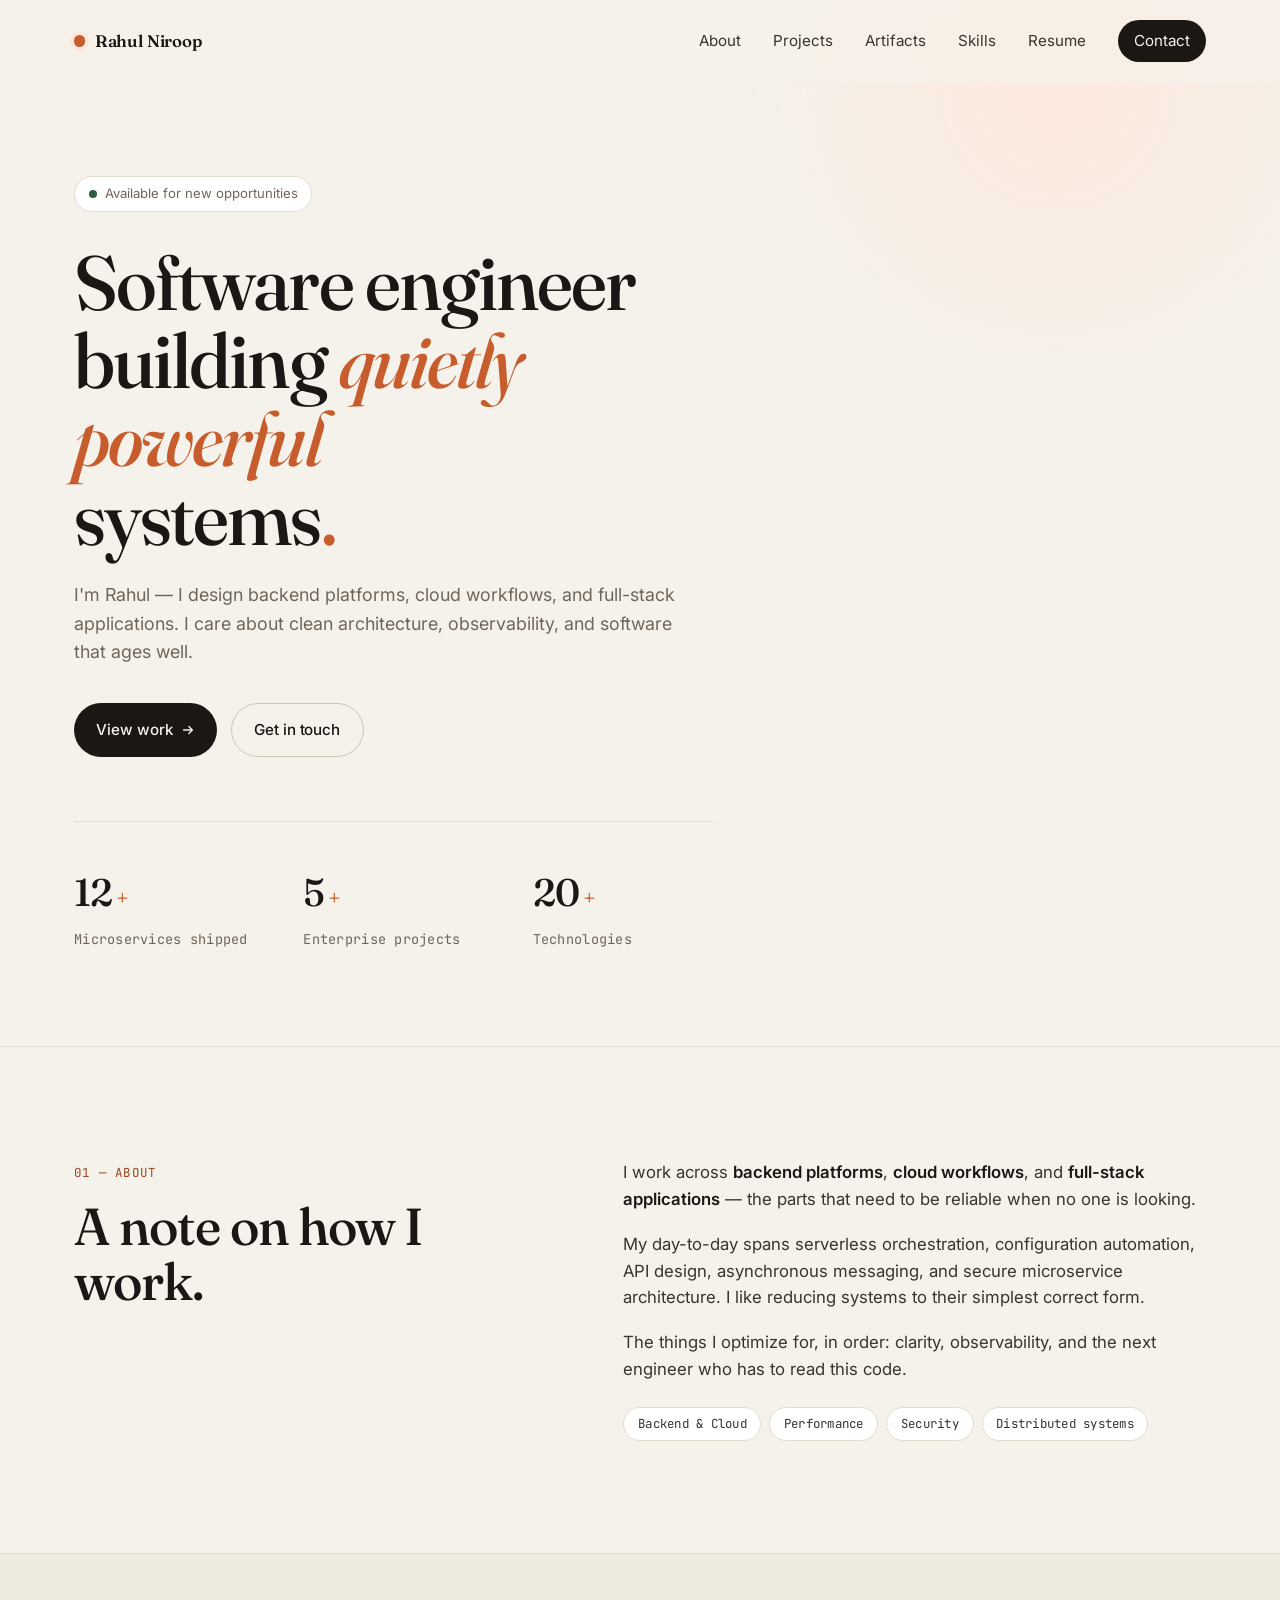
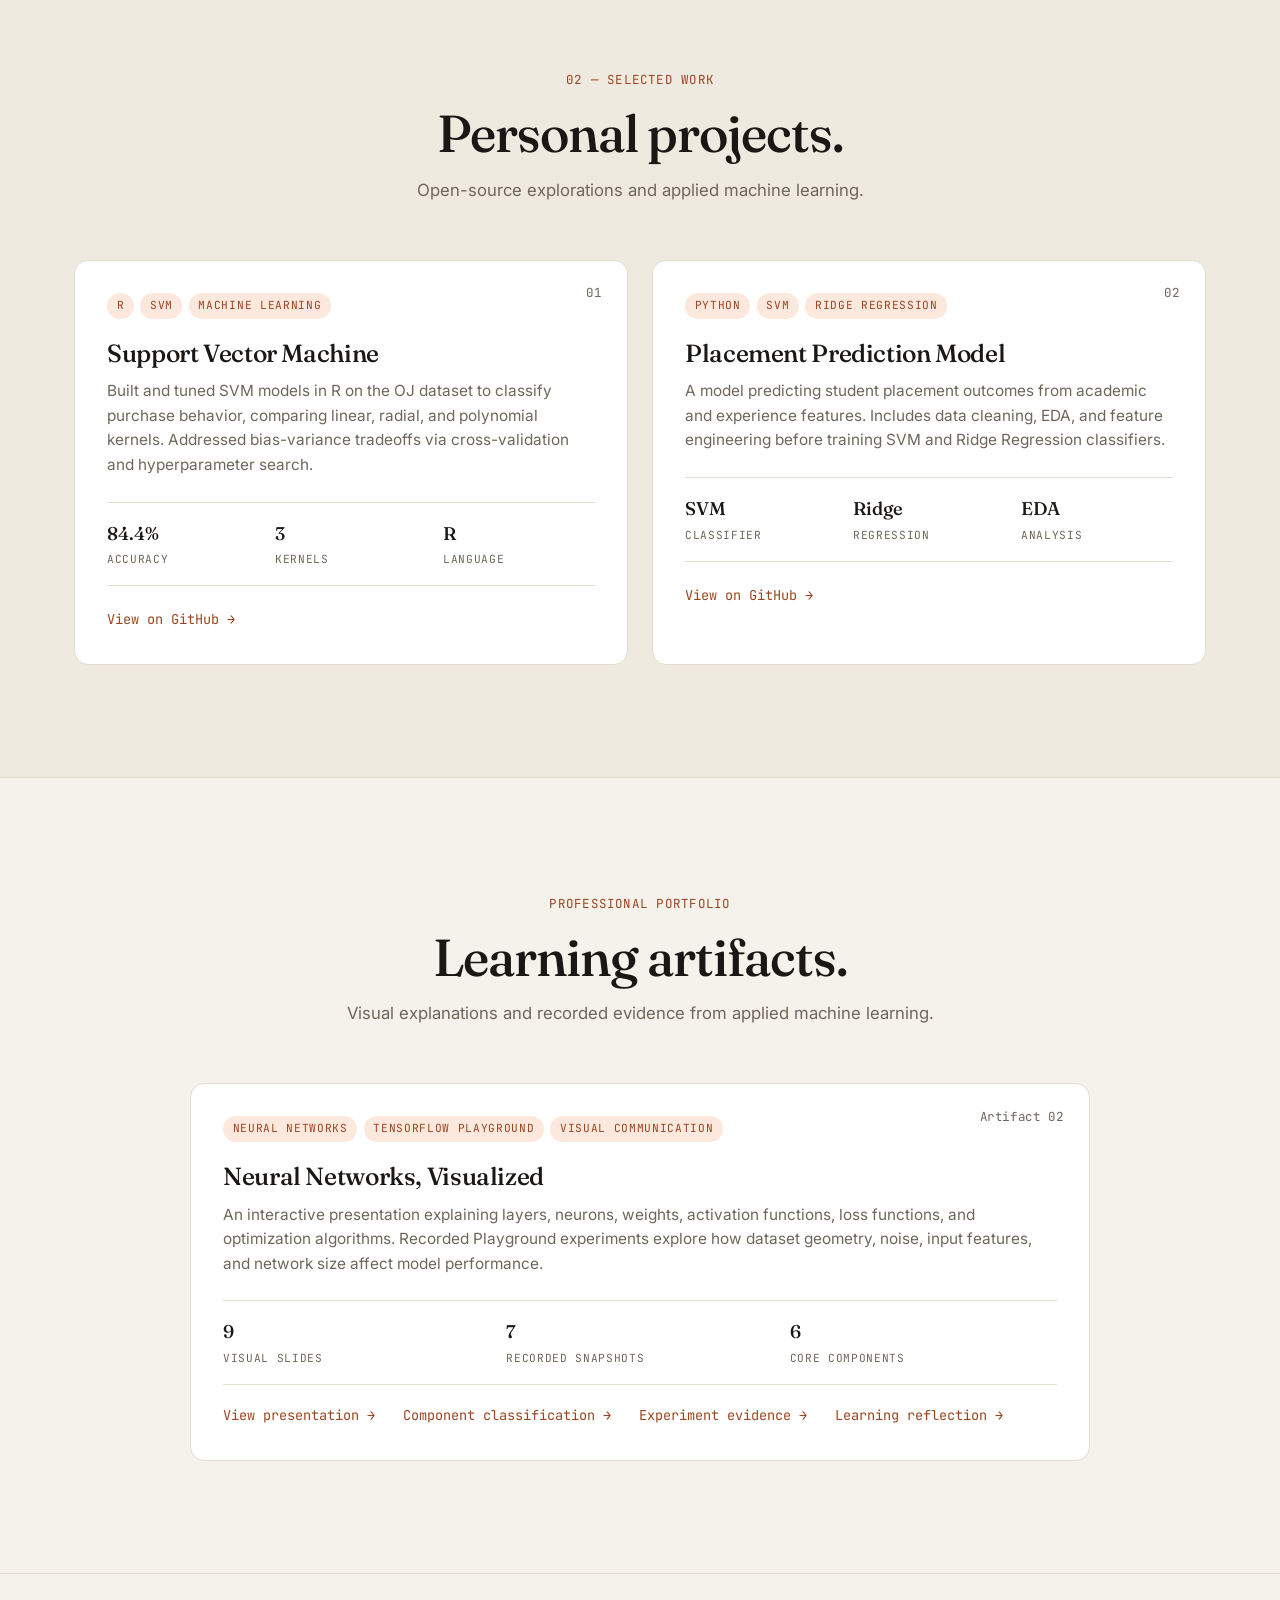
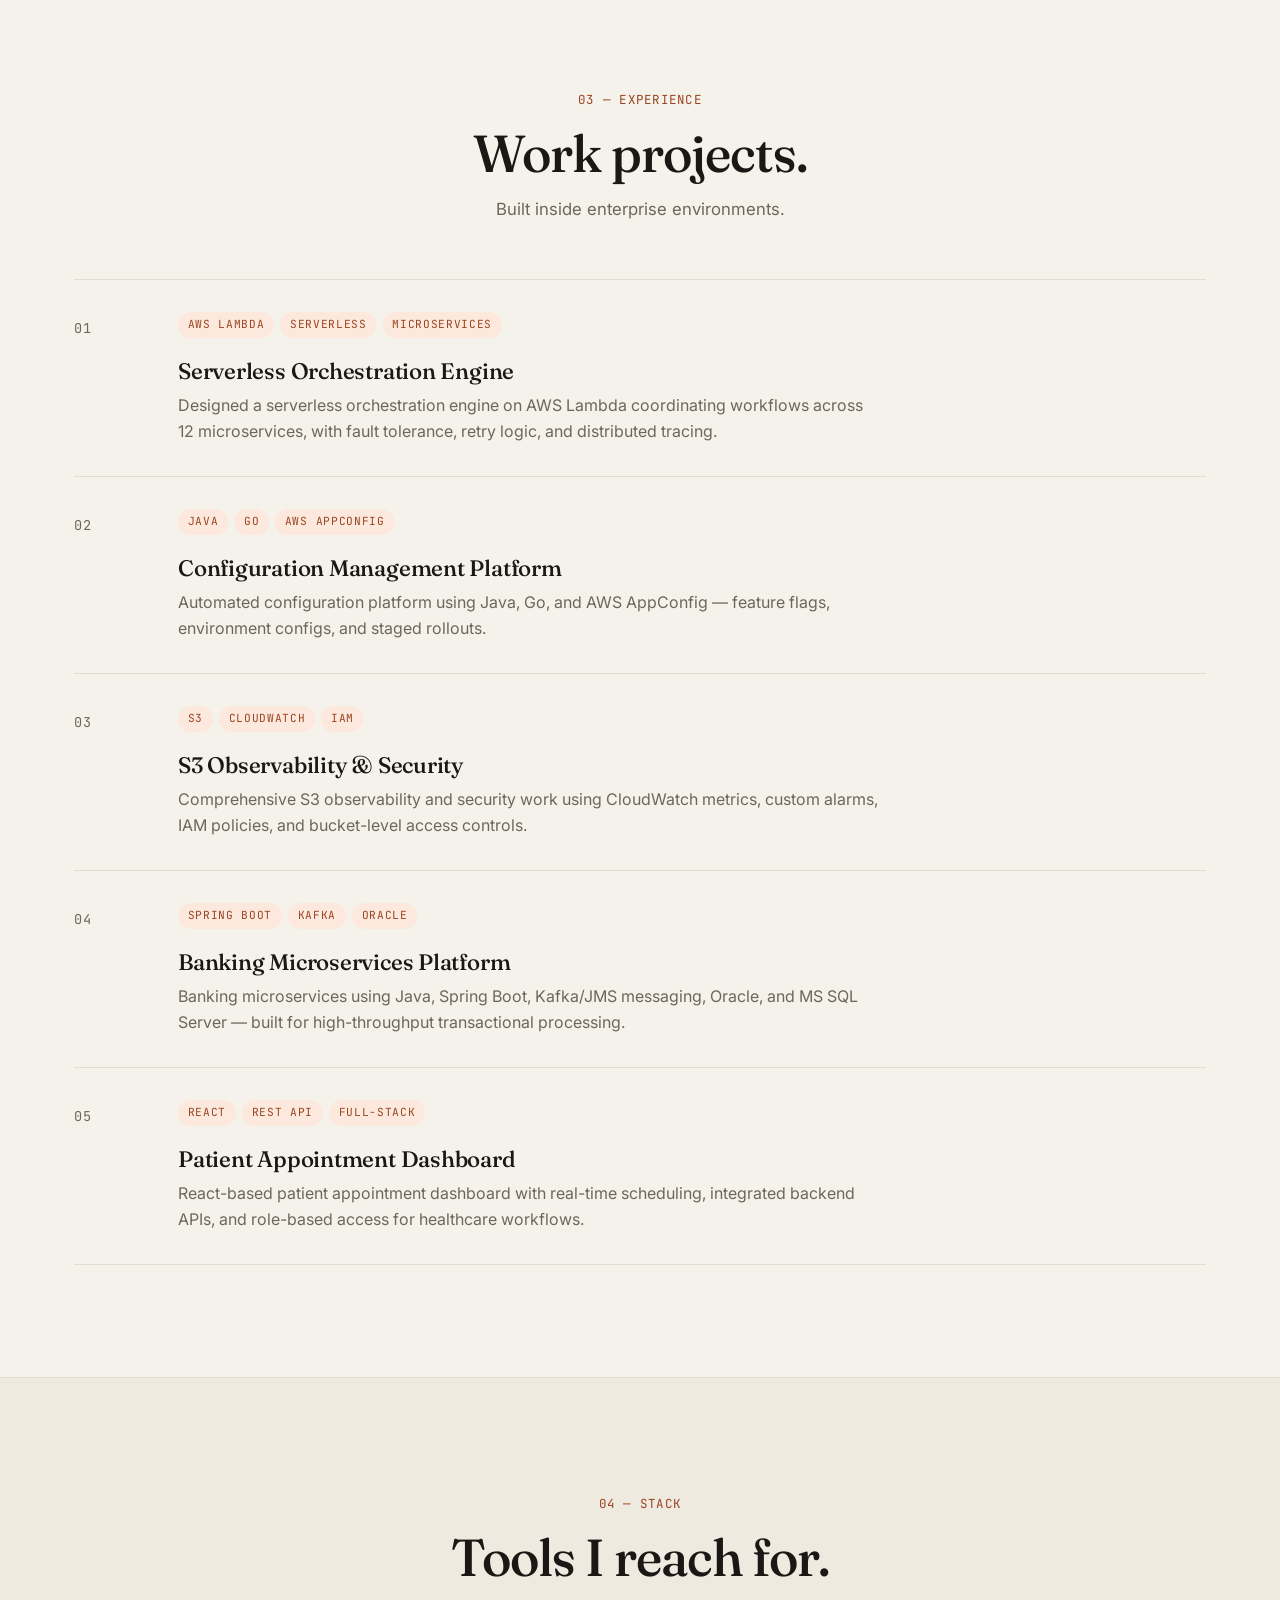
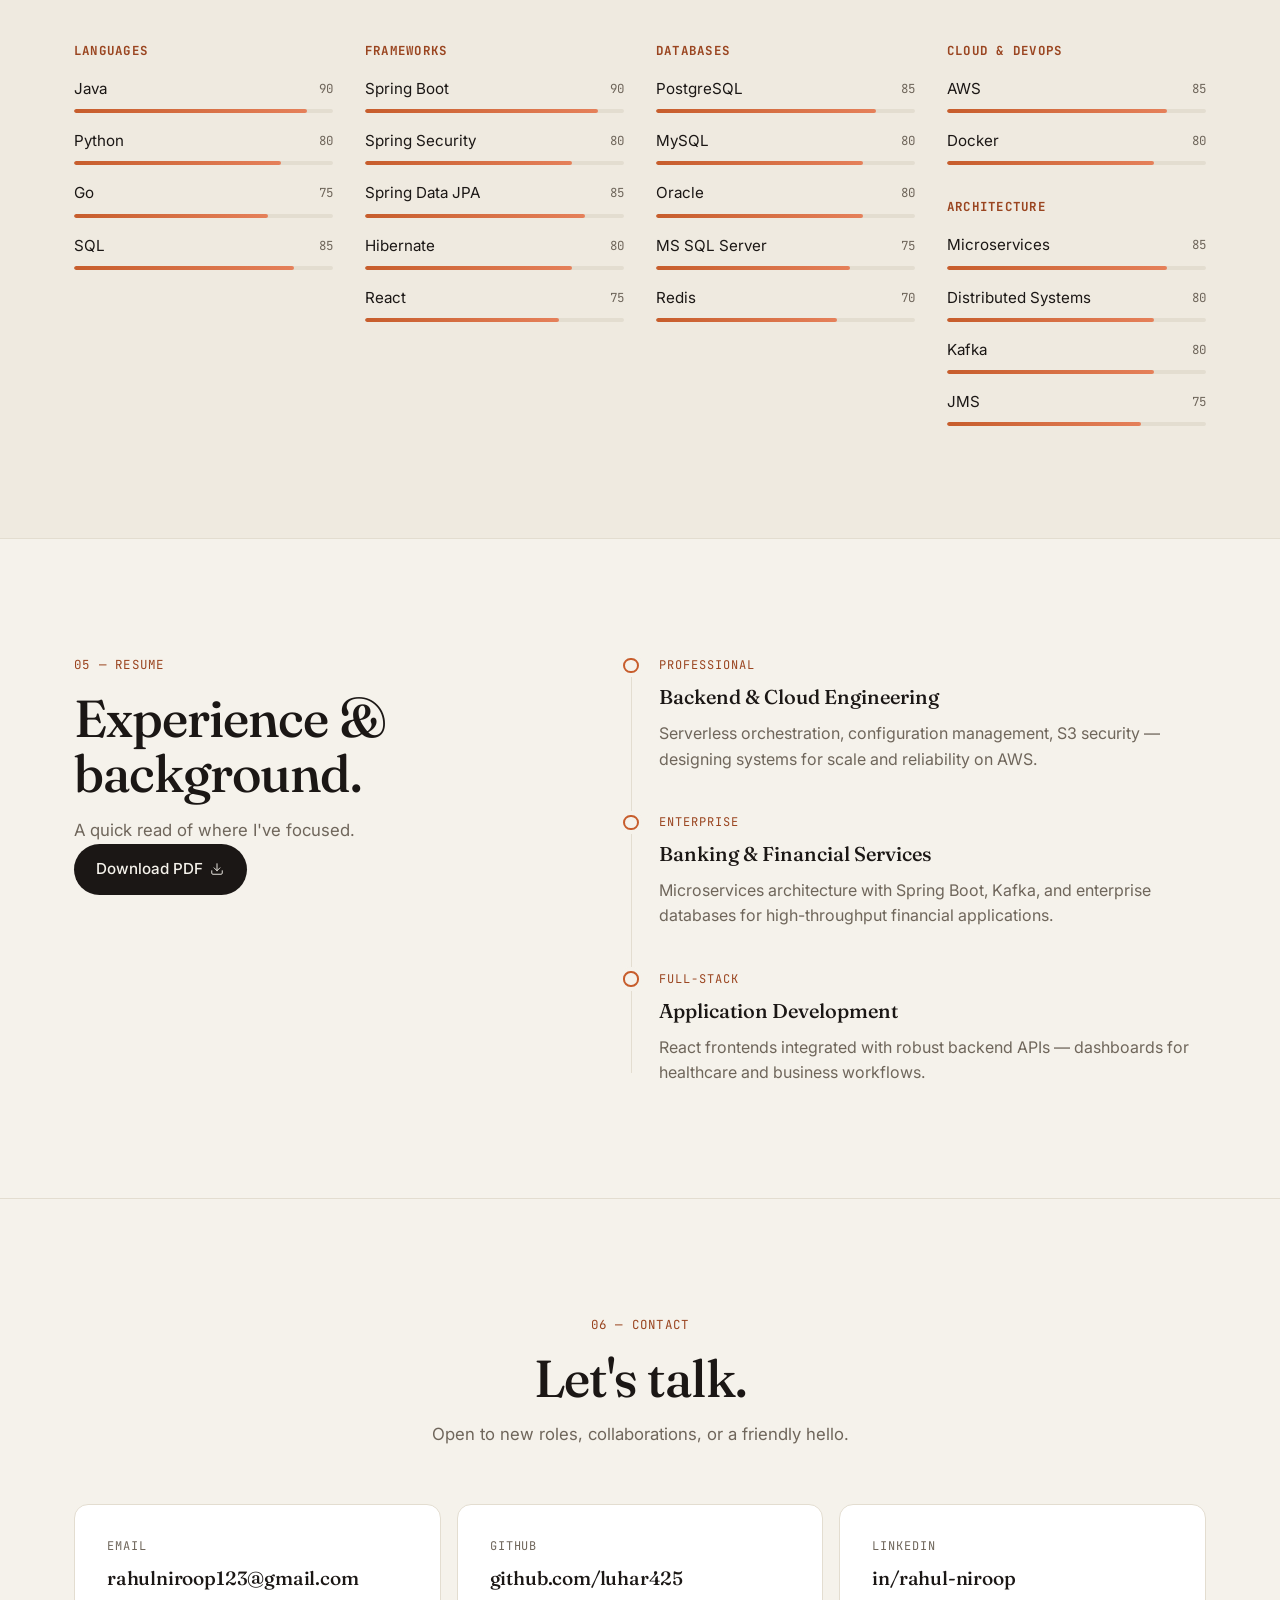
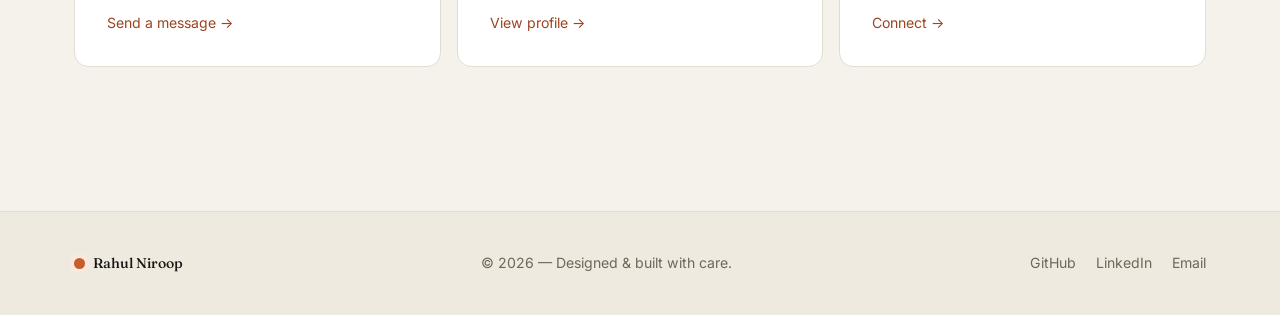
<file: index.html>
<!DOCTYPE html>
<html lang="en">
<head>
  <meta charset="UTF-8" />
  <meta name="viewport" content="width=device-width, initial-scale=1.0" />
  <meta name="description" content="Rahul Niroop — Software Engineer building scalable backend systems, cloud services, and full-stack applications." />
  <meta name="theme-color" content="#F5F2EB" />
  <title>Rahul Niroop — Software Engineer</title>
  <link rel="preconnect" href="https://fonts.googleapis.com" />
  <link rel="preconnect" href="https://fonts.gstatic.com" crossorigin />
  <link href="https://fonts.googleapis.com/css2?family=Fraunces:opsz,wght@9..144,400;9..144,500;9..144,600;9..144,700&family=Inter:wght@300;400;500;600;700&family=JetBrains+Mono:wght@400;500&display=swap" rel="stylesheet" />
  <link rel="stylesheet" href="styles.css" />
</head>
<body>

  <!-- Top bar -->
  <header class="nav" id="nav">
    <div class="nav__inner">
      <a href="#top" class="nav__logo" aria-label="Home">
        <span class="nav__logo-mark"></span>
        <span class="nav__logo-text">Rahul Niroop</span>
      </a>
      <nav class="nav__links" id="nav-links" aria-label="Primary">
        <a href="#about">About</a>
        <a href="#projects">Projects</a>
        <a href="#artifacts">Artifacts</a>
        <a href="#skills">Skills</a>
        <a href="#resume">Resume</a>
        <a href="#contact" class="nav__cta">Contact</a>
      </nav>
      <button class="nav__toggle" id="nav-toggle" aria-label="Toggle menu" aria-expanded="false">
        <span></span><span></span>
      </button>
    </div>
  </header>

  <main id="top">

    <!-- Hero -->
    <section class="hero">
      <div class="container">
        <div class="hero__eyebrow reveal">
          <span class="dot"></span> Available for new opportunities
        </div>
        <h1 class="hero__title reveal">
          Software engineer<br />
          building <em>quietly powerful</em><br />
          systems<span class="period">.</span>
        </h1>
        <p class="hero__lede reveal">
          I'm Rahul — I design backend platforms, cloud workflows, and
          full-stack applications. I care about clean architecture,
          observability, and software that ages well.
        </p>
        <div class="hero__actions reveal">
          <a href="#projects" class="btn btn--primary">View work
            <svg width="14" height="14" viewBox="0 0 16 16" fill="none" aria-hidden="true"><path d="M3 8h10M9 4l4 4-4 4" stroke="currentColor" stroke-width="1.6" stroke-linecap="round" stroke-linejoin="round"/></svg>
          </a>
          <a href="#contact" class="btn btn--ghost">Get in touch</a>
        </div>

        <dl class="hero__stats reveal">
          <div>
            <dt><span class="num" data-target="12">0</span><span class="plus">+</span></dt>
            <dd>Microservices shipped</dd>
          </div>
          <div>
            <dt><span class="num" data-target="5">0</span><span class="plus">+</span></dt>
            <dd>Enterprise projects</dd>
          </div>
          <div>
            <dt><span class="num" data-target="20">0</span><span class="plus">+</span></dt>
            <dd>Technologies</dd>
          </div>
        </dl>
      </div>
    </section>

    <!-- About -->
    <section class="section" id="about">
      <div class="container two-col">
        <header class="section__head reveal">
          <span class="section__tag">01 — About</span>
          <h2 class="section__title">A note on how I work.</h2>
        </header>
        <div class="prose reveal">
          <p>
            I work across <strong>backend platforms</strong>,
            <strong>cloud workflows</strong>, and
            <strong>full-stack applications</strong> — the parts that
            need to be reliable when no one is looking.
          </p>
          <p>
            My day-to-day spans serverless orchestration, configuration
            automation, API design, asynchronous messaging, and secure
            microservice architecture. I like reducing systems to their
            simplest correct form.
          </p>
          <p>
            The things I optimize for, in order: clarity, observability,
            and the next engineer who has to read this code.
          </p>

          <ul class="chips">
            <li>Backend &amp; Cloud</li>
            <li>Performance</li>
            <li>Security</li>
            <li>Distributed systems</li>
          </ul>
        </div>
      </div>
    </section>

    <!-- Personal projects -->
    <section class="section section--alt" id="projects">
      <div class="container">
        <header class="section__head section__head--center reveal">
          <span class="section__tag">02 — Selected work</span>
          <h2 class="section__title">Personal projects.</h2>
          <p class="section__lede">Open-source explorations and applied
            machine learning.</p>
        </header>

        <div class="cards">
          <article class="card reveal">
            <span class="card__num">01</span>
            <ul class="card__tags">
              <li>R</li><li>SVM</li><li>Machine Learning</li>
            </ul>
            <h3 class="card__title">Support Vector Machine</h3>
            <p class="card__desc">
              Built and tuned SVM models in R on the OJ dataset to
              classify purchase behavior, comparing linear, radial, and
              polynomial kernels. Addressed bias-variance tradeoffs via
              cross-validation and hyperparameter search.
            </p>
            <dl class="card__metrics">
              <div><dt>84.4%</dt><dd>Accuracy</dd></div>
              <div><dt>3</dt><dd>Kernels</dd></div>
              <div><dt>R</dt><dd>Language</dd></div>
            </dl>
            <a class="card__link" target="_blank" rel="noopener"
               href="https://github.com/luhar425/rahul-/blob/b471e2664e73a3adaeaaee596d72c21e1a337215/machine%20learning/support_vector_machines.r">
              View on GitHub →
            </a>
          </article>

          <article class="card reveal">
            <span class="card__num">02</span>
            <ul class="card__tags">
              <li>Python</li><li>SVM</li><li>Ridge Regression</li>
            </ul>
            <h3 class="card__title">Placement Prediction Model</h3>
            <p class="card__desc">
              A model predicting student placement outcomes from academic
              and experience features. Includes data cleaning, EDA, and
              feature engineering before training SVM and Ridge
              Regression classifiers.
            </p>
            <dl class="card__metrics">
              <div><dt>SVM</dt><dd>Classifier</dd></div>
              <div><dt>Ridge</dt><dd>Regression</dd></div>
              <div><dt>EDA</dt><dd>Analysis</dd></div>
            </dl>
            <a class="card__link" target="_blank" rel="noopener"
               href="https://github.com/luhar425/rahul-/blob/b471e2664e73a3adaeaaee596d72c21e1a337215/machine%20learning/support_vector_machines.r">
              View on GitHub →
            </a>
          </article>
        </div>
      </div>
    </section>

    <!-- Professional portfolio learning artifacts -->
    <section class="section" id="artifacts">
      <div class="container">
        <header class="section__head section__head--center reveal">
          <span class="section__tag">Professional portfolio</span>
          <h2 class="section__title">Learning artifacts.</h2>
          <p class="section__lede">Visual explanations and recorded evidence from applied machine learning.</p>
        </header>

        <article class="card reveal artifact-feature">
          <span class="card__num">Artifact 02</span>
          <ul class="card__tags">
            <li>Neural Networks</li><li>TensorFlow Playground</li><li>Visual Communication</li>
          </ul>
          <h3 class="card__title">Neural Networks, Visualized</h3>
          <p class="card__desc">
            An interactive presentation explaining layers, neurons, weights,
            activation functions, loss functions, and optimization algorithms.
            Recorded Playground experiments explore how dataset geometry,
            noise, input features, and network size affect model performance.
          </p>
          <dl class="card__metrics">
            <div><dt>9</dt><dd>Visual slides</dd></div>
            <div><dt>7</dt><dd>Recorded snapshots</dd></div>
            <div><dt>6</dt><dd>Core components</dd></div>
          </dl>
          <div class="artifact-feature__links">
            <a class="card__link" href="artifacts/neural-networks/#presentation-1">View presentation →</a>
            <a class="card__link" href="artifacts/neural-networks/#components">Component classification →</a>
            <a class="card__link" href="artifacts/neural-networks/#evidence">Experiment evidence →</a>
            <a class="card__link" href="artifacts/neural-networks/#reflection">Learning reflection →</a>
          </div>
        </article>
      </div>
    </section>

    <!-- Work projects -->
    <section class="section" id="work">
      <div class="container">
        <header class="section__head section__head--center reveal">
          <span class="section__tag">03 — Experience</span>
          <h2 class="section__title">Work projects.</h2>
          <p class="section__lede">Built inside enterprise environments.</p>
        </header>

        <ol class="worklist">
          <li class="worklist__item reveal">
            <span class="worklist__num">01</span>
            <div>
              <ul class="card__tags">
                <li>AWS Lambda</li><li>Serverless</li><li>Microservices</li>
              </ul>
              <h3>Serverless Orchestration Engine</h3>
              <p>Designed a serverless orchestration engine on AWS Lambda
                coordinating workflows across 12 microservices, with
                fault tolerance, retry logic, and distributed tracing.</p>
            </div>
          </li>
          <li class="worklist__item reveal">
            <span class="worklist__num">02</span>
            <div>
              <ul class="card__tags">
                <li>Java</li><li>Go</li><li>AWS AppConfig</li>
              </ul>
              <h3>Configuration Management Platform</h3>
              <p>Automated configuration platform using Java, Go, and
                AWS AppConfig — feature flags, environment configs, and
                staged rollouts.</p>
            </div>
          </li>
          <li class="worklist__item reveal">
            <span class="worklist__num">03</span>
            <div>
              <ul class="card__tags">
                <li>S3</li><li>CloudWatch</li><li>IAM</li>
              </ul>
              <h3>S3 Observability &amp; Security</h3>
              <p>Comprehensive S3 observability and security work using
                CloudWatch metrics, custom alarms, IAM policies, and
                bucket-level access controls.</p>
            </div>
          </li>
          <li class="worklist__item reveal">
            <span class="worklist__num">04</span>
            <div>
              <ul class="card__tags">
                <li>Spring Boot</li><li>Kafka</li><li>Oracle</li>
              </ul>
              <h3>Banking Microservices Platform</h3>
              <p>Banking microservices using Java, Spring Boot,
                Kafka/JMS messaging, Oracle, and MS SQL Server — built
                for high-throughput transactional processing.</p>
            </div>
          </li>
          <li class="worklist__item reveal">
            <span class="worklist__num">05</span>
            <div>
              <ul class="card__tags">
                <li>React</li><li>REST API</li><li>Full-Stack</li>
              </ul>
              <h3>Patient Appointment Dashboard</h3>
              <p>React-based patient appointment dashboard with
                real-time scheduling, integrated backend APIs, and
                role-based access for healthcare workflows.</p>
            </div>
          </li>
        </ol>
      </div>
    </section>

    <!-- Skills -->
    <section class="section section--alt" id="skills">
      <div class="container">
        <header class="section__head section__head--center reveal">
          <span class="section__tag">04 — Stack</span>
          <h2 class="section__title">Tools I reach for.</h2>
        </header>

        <div class="stack">
          <div class="stack__col reveal">
            <h4>Languages</h4>
            <ul class="bars">
              <li><span>Java</span><b data-level="90"></b><i>90</i></li>
              <li><span>Python</span><b data-level="80"></b><i>80</i></li>
              <li><span>Go</span><b data-level="75"></b><i>75</i></li>
              <li><span>SQL</span><b data-level="85"></b><i>85</i></li>
            </ul>
          </div>
          <div class="stack__col reveal">
            <h4>Frameworks</h4>
            <ul class="bars">
              <li><span>Spring Boot</span><b data-level="90"></b><i>90</i></li>
              <li><span>Spring Security</span><b data-level="80"></b><i>80</i></li>
              <li><span>Spring Data JPA</span><b data-level="85"></b><i>85</i></li>
              <li><span>Hibernate</span><b data-level="80"></b><i>80</i></li>
              <li><span>React</span><b data-level="75"></b><i>75</i></li>
            </ul>
          </div>
          <div class="stack__col reveal">
            <h4>Databases</h4>
            <ul class="bars">
              <li><span>PostgreSQL</span><b data-level="85"></b><i>85</i></li>
              <li><span>MySQL</span><b data-level="80"></b><i>80</i></li>
              <li><span>Oracle</span><b data-level="80"></b><i>80</i></li>
              <li><span>MS SQL Server</span><b data-level="75"></b><i>75</i></li>
              <li><span>Redis</span><b data-level="70"></b><i>70</i></li>
            </ul>
          </div>
          <div class="stack__col reveal">
            <h4>Cloud &amp; DevOps</h4>
            <ul class="bars">
              <li><span>AWS</span><b data-level="85"></b><i>85</i></li>
              <li><span>Docker</span><b data-level="80"></b><i>80</i></li>
            </ul>
            <h4 style="margin-top:2rem">Architecture</h4>
            <ul class="bars">
              <li><span>Microservices</span><b data-level="85"></b><i>85</i></li>
              <li><span>Distributed Systems</span><b data-level="80"></b><i>80</i></li>
              <li><span>Kafka</span><b data-level="80"></b><i>80</i></li>
              <li><span>JMS</span><b data-level="75"></b><i>75</i></li>
            </ul>
          </div>
        </div>
      </div>
    </section>

    <!-- Resume -->
    <section class="section" id="resume">
      <div class="container two-col">
        <header class="section__head reveal">
          <span class="section__tag">05 — Resume</span>
          <h2 class="section__title">Experience &amp; background.</h2>
          <p class="section__lede">A quick read of where I've focused.</p>
          <a class="btn btn--primary" href="#" id="download-resume">
            Download PDF
            <svg width="14" height="14" viewBox="0 0 24 24" fill="none" aria-hidden="true"><path d="M21 15v4a2 2 0 01-2 2H5a2 2 0 01-2-2v-4M7 10l5 5 5-5M12 15V3" stroke="currentColor" stroke-width="1.6" stroke-linecap="round" stroke-linejoin="round"/></svg>
          </a>
        </header>

        <ol class="timeline">
          <li class="reveal">
            <span class="timeline__period">Professional</span>
            <h4>Backend &amp; Cloud Engineering</h4>
            <p>Serverless orchestration, configuration management, S3
              security — designing systems for scale and reliability on
              AWS.</p>
          </li>
          <li class="reveal">
            <span class="timeline__period">Enterprise</span>
            <h4>Banking &amp; Financial Services</h4>
            <p>Microservices architecture with Spring Boot, Kafka, and
              enterprise databases for high-throughput financial
              applications.</p>
          </li>
          <li class="reveal">
            <span class="timeline__period">Full-Stack</span>
            <h4>Application Development</h4>
            <p>React frontends integrated with robust backend APIs —
              dashboards for healthcare and business workflows.</p>
          </li>
        </ol>
      </div>
    </section>

    <!-- Contact -->
    <section class="section section--contact" id="contact">
      <div class="container">
        <header class="section__head section__head--center reveal">
          <span class="section__tag">06 — Contact</span>
          <h2 class="section__title">Let's talk.</h2>
          <p class="section__lede">
            Open to new roles, collaborations, or a friendly hello.
          </p>
        </header>

        <div class="contact">
          <a class="contact__card reveal" href="mailto:rahulniroop123@gmail.com">
            <span class="contact__label">Email</span>
            <span class="contact__value">rahulniroop123@gmail.com</span>
            <span class="contact__cta">Send a message →</span>
          </a>
          <a class="contact__card reveal" target="_blank" rel="noopener"
             href="https://github.com/luhar425">
            <span class="contact__label">GitHub</span>
            <span class="contact__value">github.com/luhar425</span>
            <span class="contact__cta">View profile →</span>
          </a>
          <a class="contact__card reveal" target="_blank" rel="noopener"
             href="https://www.linkedin.com/in/rahul-niroop-9697711b2">
            <span class="contact__label">LinkedIn</span>
            <span class="contact__value">in/rahul-niroop</span>
            <span class="contact__cta">Connect →</span>
          </a>
        </div>
      </div>
    </section>
  </main>

  <footer class="footer">
    <div class="container footer__inner">
      <span class="footer__brand">
        <span class="nav__logo-mark"></span> Rahul Niroop
      </span>
      <span class="footer__meta">© <span id="year"></span> — Designed &amp; built with care.</span>
      <span class="footer__links">
        <a href="https://github.com/luhar425" target="_blank" rel="noopener">GitHub</a>
        <a href="https://www.linkedin.com/in/rahul-niroop-9697711b2" target="_blank" rel="noopener">LinkedIn</a>
        <a href="mailto:rahulniroop123@gmail.com">Email</a>
      </span>
    </div>
  </footer>

  <script src="script.js"></script>
</body>
</html>
</file>
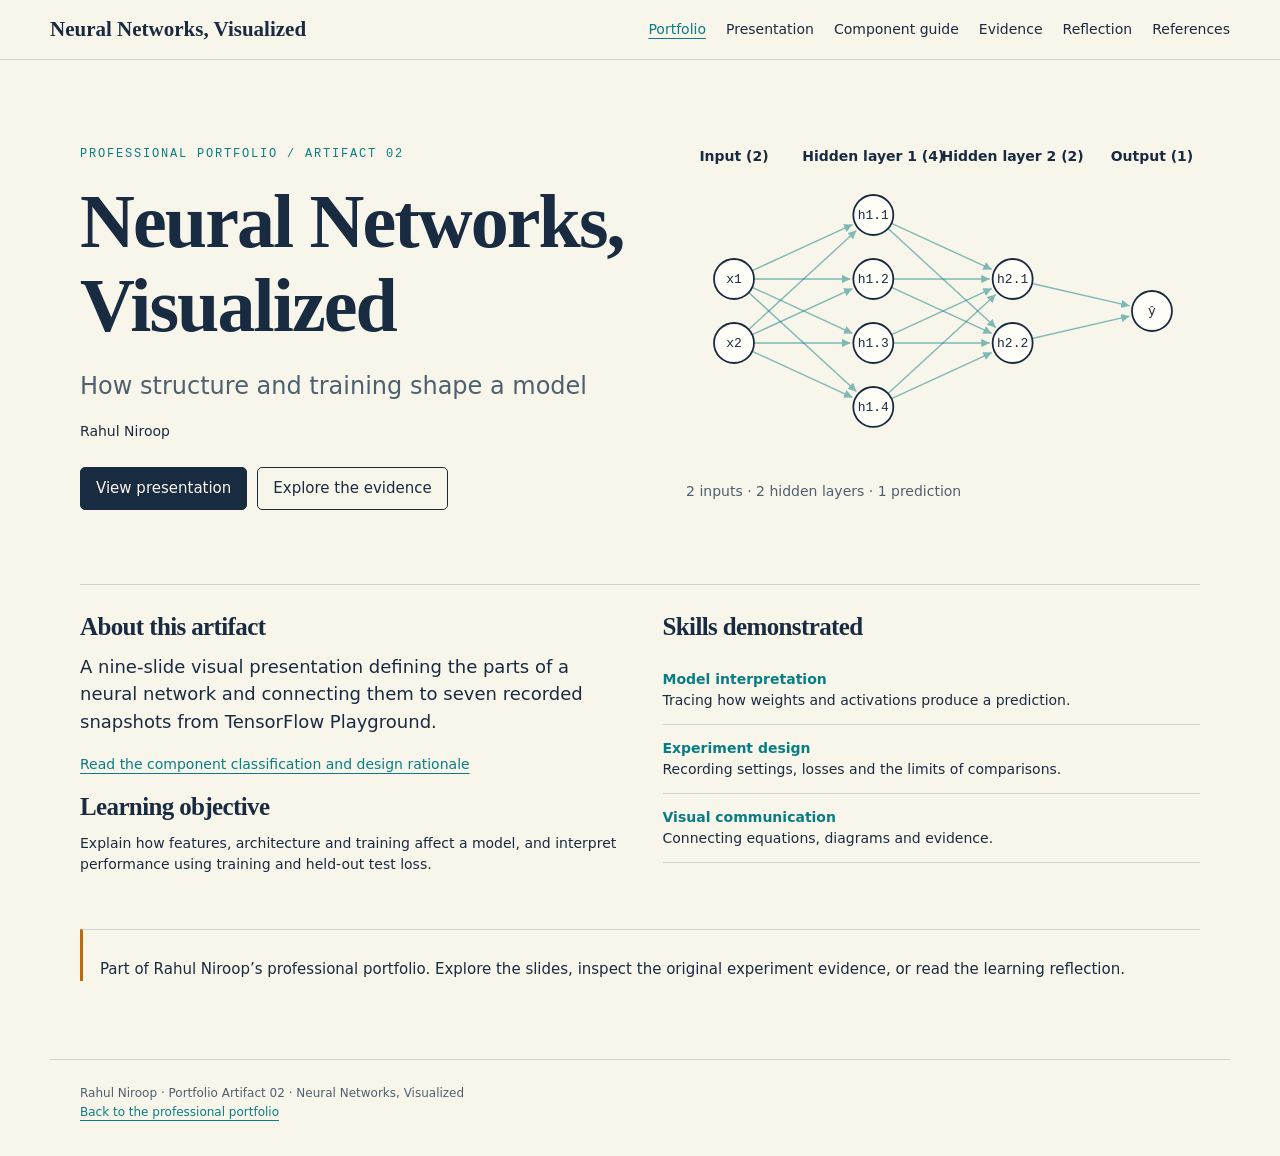
<file: artifacts/neural-networks/index.html>
<!doctype html>
<html lang="en">
<head>
<meta charset="utf-8"><meta name="viewport" content="width=device-width,initial-scale=1">
<title>Neural Networks, Visualized — Rahul Niroop</title>
<meta name="description" content="Portfolio Artifact 02: a visual presentation with real TensorFlow Playground experiments.">
<style>
:root{--paper:#f8f5eb;--ink:#182b41;--muted:#4d6070;--line:#cbd1cc;--teal:#087e84;--amber:#b96b0d;--soft:#e5efea;--warm:#f5e4c8;--white:#fffdf7}*{box-sizing:border-box}html{scroll-behavior:smooth}body{margin:0;background:var(--paper);color:var(--ink);font:18px/1.55 system-ui,-apple-system,BlinkMacSystemFont,"Segoe UI",sans-serif}button,a,input,select{font:inherit}a{color:var(--teal);text-underline-offset:4px}button,.button{display:inline-flex;align-items:center;justify-content:center;gap:8px;border:1px solid var(--ink);border-radius:5px;background:transparent;color:var(--ink);padding:9px 15px;font-size:15px;cursor:pointer;text-decoration:none;min-height:42px}button:hover,.button:hover{background:var(--soft)}button:disabled{opacity:.35;cursor:default}.primary{background:var(--ink);color:var(--paper)}.primary:hover{background:var(--teal);color:white}button:focus-visible,a:focus-visible,input:focus-visible,select:focus-visible,[role=button]:focus-visible{outline:3px solid var(--amber);outline-offset:4px}header{border-bottom:1px solid var(--line);background:var(--paper);padding:17px max(20px,calc((100vw - 1180px)/2));display:flex;align-items:center;justify-content:space-between;gap:20px;flex-wrap:wrap}header .brand{font:600 21px Georgia,serif;color:var(--ink);text-decoration:none}nav{display:flex;gap:20px;flex-wrap:wrap}nav a{font-size:14px;color:var(--ink);text-decoration:none}nav a[aria-current=page]{color:var(--teal);text-decoration:underline}main{max-width:1180px;margin:auto;padding:48px 30px 24px}h1,h2,h3{font-family:Georgia,"Times New Roman",serif;line-height:1.1;letter-spacing:-.025em;margin:0 0 22px}h1{font-size:clamp(43px,6vw,76px)}h2{font-size:clamp(34px,4vw,51px)}h3{font-size:25px;margin-bottom:12px}p{margin:0 0 18px}strong{font-weight:650}.eyebrow{font:12px/1.4 ui-monospace,monospace;letter-spacing:.15em;text-transform:uppercase;color:var(--teal);margin-bottom:18px}.sub{font-size:24px;line-height:1.4;color:var(--muted)}.muted{color:var(--muted)}.small{font-size:14px;line-height:1.5}.tiny{font-size:12px}.mono{font-family:ui-monospace,SFMono-Regular,monospace}.cols{display:grid;grid-template-columns:1.15fr 1fr;gap:45px;align-items:start}.equal{grid-template-columns:1fr 1fr}.hero{align-items:center;gap:15px;min-height:440px}.hero p{max-width:510px}.actions{display:flex;gap:10px;flex-wrap:wrap;margin-top:25px}.rule{border-top:1px solid var(--line);padding-top:28px;margin-top:36px}.lead{max-width:800px}.note{border-left:3px solid var(--amber);padding-left:17px;font-size:15px}.topic-list{padding:0;list-style:none;margin:15px 0}.topic-list li{border-bottom:1px solid var(--line);padding:13px 0}.topic-list strong{display:block;color:var(--teal)}footer{max-width:1180px;margin:36px auto 0;border-top:1px solid var(--line);padding:24px 30px 35px;font-size:12px;color:var(--muted)}[hidden]{display:none!important}.slide{display:none;min-height:565px}.slide.active{display:block}.slide .source{margin-top:22px;display:flex;gap:15px;flex-wrap:wrap;font-size:12px;color:var(--muted)}.deck-toolbar{display:flex;gap:10px;align-items:center;flex-wrap:wrap;margin-bottom:34px;padding-bottom:18px;border-bottom:1px solid var(--line)}.deck-toolbar .spacer{flex:1}.deck-toolbar select{max-width:290px;border:1px solid var(--line);padding:9px;background:var(--white);color:var(--ink);border-radius:4px;font-size:14px}.deck-toolbar .count{font-size:13px}.presentation-title{padding:50px 0}.presentation-title .number{font:110px/.9 Georgia,serif;color:var(--teal);opacity:.18}.presentation-title h1{max-width:750px}.network{width:100%;display:block}.network .edge{stroke:var(--teal);stroke-width:1.4;opacity:.5}.network .node{fill:var(--white);stroke:var(--ink);stroke-width:1.8}.network text{fill:var(--ink);font:13px ui-monospace,monospace}.network .layer-label{font:14px system-ui,sans-serif;font-weight:600}.network [role=button]{cursor:pointer}.network .picked .node{fill:var(--warm);stroke:var(--amber);stroke-width:3}.network .lit .node{fill:var(--soft);stroke:var(--teal)}.network .flow{stroke:var(--amber);stroke-width:3;opacity:1}.network-detail{min-height:54px;font-size:14px;margin-top:15px}.formula{font:21px/1.6 ui-monospace,monospace;background:var(--soft);padding:18px;margin:20px 0;overflow-wrap:anywhere}.calc-output{font:40px Georgia,serif;color:var(--teal);margin:14px 0}.calc-flow{display:grid;grid-template-columns:1fr auto 1fr auto 1fr;gap:10px;align-items:center;margin:22px 0}.calc-step{border-top:2px solid var(--teal);padding-top:14px}.calc-step strong{display:block;font-size:22px}.calc-step span{font-size:13px}.arrow{color:var(--amber);font-size:24px}.controls{display:grid;gap:20px;margin-top:24px}.controls label{display:block;font-size:15px}.controls input{display:block;width:100%;margin-top:10px;accent-color:var(--teal)}.plot{display:block;width:100%;overflow:visible}.plot text{fill:var(--ink);font:12px system-ui,sans-serif}.plot .grid{stroke:var(--line);stroke-width:1}.plot .axis{stroke:var(--ink);stroke-width:1}.activation-legend{display:flex;gap:15px;flex-wrap:wrap;font-size:14px;margin:15px 0}.activation-legend label{display:flex;align-items:center;gap:7px}.activation-legend i,.legend i{width:20px;height:4px;display:inline-block;vertical-align:middle;margin-right:6px}.legend{font-size:13px}.training-flow{display:grid;grid-template-columns:repeat(4,1fr);gap:18px;margin:28px 0}.training-step{padding:15px 0;border-top:3px solid var(--teal)}.training-step .n{font:24px Georgia,serif;color:var(--teal)}.training-step strong{display:block;margin:8px 0}.training-step p{font-size:14px}.table-wrap{overflow-x:auto}table{width:100%;border-collapse:collapse;text-align:left;font-size:14px;line-height:1.45}th{border-bottom:2px solid var(--ink);font-weight:650}td,th{padding:9px 9px 9px 0;vertical-align:top}td{border-bottom:1px solid var(--line)}td.num,th.num{text-align:right;font-variant-numeric:tabular-nums;padding-right:12px}.results-table{margin:24px 0}.results-table td,.results-table th{padding-top:7px;padding-bottom:7px}.findings{display:grid;grid-template-columns:1fr 1fr;gap:25px;margin-top:25px}.finding{border-top:2px solid var(--teal);padding-top:14px}.finding .big{font:32px Georgia,serif;color:var(--teal)}.finding p{font-size:15px;margin-top:8px}.key-line{border-top:2px solid var(--ink);padding-top:24px;margin-top:32px;font:24px/1.4 Georgia,serif}.evidence-list{display:grid;grid-template-columns:1fr 1fr;gap:35px;margin-top:35px}.evidence-item{border-top:1px solid var(--line);padding-top:20px}.evidence-item h3{font-size:23px}.evidence-item img{display:block;width:100%;height:230px;object-fit:cover;object-position:top;border:1px solid var(--line);cursor:zoom-in}.evidence-item .caption{font-size:13px;margin:12px 0}.evidence-item button{padding:0;border:0;display:block;width:100%;background:none}.evidence-item a{font-size:14px}.reflection{max-width:850px;font:23px/1.8 Georgia,serif;border-left:3px solid var(--teal);padding-left:25px;margin-top:32px}.source-list{max-width:850px}.source-list li{margin-bottom:22px}.source-list a{font-size:19px}.source-list p{font-size:14px;margin-top:8px}dialog{max-width:min(1000px,95vw);max-height:94vh;padding:20px;border:1px solid var(--line);border-radius:7px;background:var(--white);color:var(--ink)}dialog::backdrop{background:#142a40bb}dialog img{max-width:100%;height:auto}dialog .close-row{position:sticky;top:0;background:var(--white);display:flex;align-items:center;justify-content:space-between;gap:15px;padding:0 0 15px}.presenting header,.presenting footer{display:none}.presenting main{max-width:1400px;padding-top:24px}#copy-status{min-height:25px;margin-top:12px}
@media(max-width:800px){body{font-size:17px}main{padding:30px 20px}.cols,.findings,.evidence-list{grid-template-columns:1fr;gap:25px}.hero{min-height:0}.hero h1{font-size:48px}.hero .network-wrap{max-width:550px}.deck-toolbar{gap:8px}.deck-toolbar .spacer{display:none}.deck-toolbar select{width:100%;max-width:none}.slide{min-height:0}.training-flow{grid-template-columns:1fr 1fr}.sub{font-size:21px}.calc-flow{grid-template-columns:1fr auto 1fr auto 1fr}.calc-step strong{font-size:18px}.presentation-title{padding:20px 0}.presentation-title .number{font-size:75px}.reflection{font-size:21px}.evidence-item img{height:260px}}
@media print{@page{size:A4 landscape;margin:11mm}html,body{background:white;font-size:13px;line-height:1.4}header,footer,.deck-toolbar,.actions,.source-list,.screen-only,.controls,.activation-legend,.network-actions,#home,#components,#evidence,#reflection,#sources,dialog{display:none!important}main{max-width:none;padding:0;margin:0}#presentation{display:block!important}.slide{display:block!important;width:100%;height:185mm;min-height:0;break-after:page;page-break-after:always;overflow:hidden;padding:0}.slide:last-child{break-after:auto}.slide h1{font-size:49px}.slide h2{font-size:33px;margin-bottom:14px}.slide h3{font-size:21px}.eyebrow{font-size:10px;margin-bottom:8px}.cols,.findings{grid-template-columns:1fr 1fr;gap:30px}.slide .source{font-size:9px;margin-top:12px}.network{max-height:103mm}.formula{font-size:17px;padding:12px;margin:12px 0}.small,.note{font-size:12px}.calc-output{font-size:32px}.training-flow{grid-template-columns:repeat(4,1fr);gap:15px;margin:15px 0}.training-step p{font-size:12px}.training-step{padding-top:10px}.plot{max-height:85mm}.results-table table{font-size:11px}.finding p{font-size:12px}.findings{margin-top:12px}.finding .big{font-size:26px}.key-line{font-size:20px;margin-top:25px}.presentation-title{padding-top:25mm}.network-detail{font-size:12px}.topic-list li{padding:8px 0}.print-columns{display:grid;grid-template-columns:1fr 1fr;gap:30px}.training-flow strong{font-size:13px}}
@media(prefers-reduced-motion:reduce){html{scroll-behavior:auto}*{animation:none!important;transition:none!important}}
.guide-text{max-width:870px}.classification-table td,.classification-table th{padding:15px 16px 15px 0}.classification-table th[scope="row"]{border-bottom:1px solid var(--line);width:22%}.classification-table td:nth-child(2){width:23%;color:var(--teal);font-weight:600}.sorting-process{max-width:900px;padding-left:25px}.sorting-process li{margin-bottom:24px;padding-left:8px}.sorting-process h3{font-size:23px;margin-bottom:9px}.sorting-process p{font-size:16px}.training-loop{display:block;width:100%;margin:20px 0}.training-loop text{fill:var(--ink);font:14px system-ui,sans-serif}.training-loop .loop-title{font-size:16px;font-weight:650}.training-loop .loop-detail{font-size:12px;fill:var(--muted)}
.reference-list{max-width:1000px}.reference-entry{font-size:17px;line-height:1.8;padding-left:2em;text-indent:-2em;margin:0 0 23px}.reference-entry a{overflow-wrap:anywhere;word-break:break-word}.reference-entry em{font-style:italic}
</style>
</head>
<body>
<header><a class="brand" href="#home">Neural Networks, Visualized</a><nav aria-label="Main"><a href="#home" data-page="home">Portfolio</a><a href="#presentation-1" data-page="presentation">Presentation</a><a href="#components" data-page="components">Component guide</a><a href="#evidence" data-page="evidence">Evidence</a><a href="#reflection" data-page="reflection">Reflection</a><a href="#sources" data-page="sources">References</a></nav></header>
<main>
<section id="home" class="page">
 <div class="cols hero"><div><p class="eyebrow">Professional portfolio / Artifact 02</p><h1>Neural Networks,<br>Visualized</h1><p class="sub">How structure and training shape a model</p><p class="small">Rahul Niroop</p><div class="actions"><a class="button primary" href="#presentation-1">View presentation</a><a class="button" href="#evidence">Explore the evidence</a></div></div><div class="network-wrap"><svg class="network" data-network="hero" role="img" aria-label="Network with two inputs, hidden layers of four and two neurons, and one output"></svg><p class="small muted">2 inputs · 2 hidden layers · 1 prediction</p></div></div>
 <div class="cols equal rule"><div><h3>About this artifact</h3><p>A nine-slide visual presentation defining the parts of a neural network and connecting them to seven recorded snapshots from TensorFlow Playground.</p><p class="small"><a href="#components">Read the component classification and design rationale</a></p><h3>Learning objective</h3><p class="small">Explain how features, architecture and training affect a model, and interpret performance using training and held-out test loss.</p></div><div><h3>Skills demonstrated</h3><ul class="topic-list small"><li><strong>Model interpretation</strong>Tracing how weights and activations produce a prediction.</li><li><strong>Experiment design</strong>Recording settings, losses and the limits of comparisons.</li><li><strong>Visual communication</strong>Connecting equations, diagrams and evidence.</li></ul></div></div>
 <p class="note rule">Part of Rahul Niroop’s professional portfolio. Explore the slides, inspect the original experiment evidence, or read the learning reflection.</p>
</section>
<section id="components" class="page" hidden>
<p class="eyebrow">Artifact 02 / Written companion</p><h1>Component classification and design rationale</h1>
<p class="guide-text">This artifact groups the six required neural network components by their primary function. The organizing rule follows what each component contributes to a prediction or a training update. These are explanatory groups for this artifact, rather than a universal taxonomy.</p>
<div class="actions"><a class="button" href="component-guide.pdf" download>Download companion PDF</a><a class="button" href="#presentation-2">View the architecture slide</a></div>
<h2 class="rule">Classification by primary function</h2>
<div class="table-wrap"><table class="classification-table"><caption class="small" style="text-align:left;margin-bottom:12px">Six components organized into five functional groups</caption><thead><tr><th>Component</th><th>Functional group</th><th>Reason for placement</th></tr></thead><tbody><tr><th scope="row">Layers</th><td>Architecture</td><td>Group units into input, hidden and output stages. Their order and size define the network&#x27;s structure.</td></tr><tr><th scope="row">Neurons</th><td>Architecture</td><td>Provide the computational units within layers. Each non-input neuron combines weighted inputs and a bias, then applies an activation.</td></tr><tr><th scope="row">Weights</th><td>Learned parameters</td><td>Scale connections between units. Training adjusts them to change the model&#x27;s predictions. Biases are additional learned parameters.</td></tr><tr><th scope="row">Activation functions</th><td>Signal transformation</td><td>Transform a neuron&#x27;s weighted input. Nonlinear choices such as tanh enable nonlinear patterns; a linear activation passes the input through unchanged.</td></tr><tr><th scope="row">Loss functions</th><td>Training objective</td><td>Compare predictions with targets and assign an error value. The objective defines what training seeks to reduce.</td></tr><tr><th scope="row">Optimization algorithms</th><td>Parameter update</td><td>Use gradients to update weights and biases. Backpropagation calculates the gradients that the optimizer applies.</td></tr></tbody></table></div>
<h2 class="rule">How the components were sorted</h2><ol class="sorting-process"><li><h3>Choose a functional sorting rule</h3><p>For each component, identify its main contribution to the forward computation or training cycle. This provides a consistent basis for grouping items that look different in a diagram.</p></li><li><h3>Resolve overlapping roles</h3><p>A neuron uses weights and an activation, but those parts retain distinct roles. Weights are learned values; an activation is the transformation applied to their weighted sum. Layers describe structure, rather than a set of trainable values by themselves.</p></li><li><h3>Separate the objective from the update rule</h3><p>Loss evaluates a prediction against a target. The optimizer changes parameters to reduce that loss. Keeping these categories separate explains why backpropagation computes gradients while gradient descent applies updates.</p></li><li><h3>Check the categories against equations and evidence</h3><p>The worked neuron example connects the diagram to z = sum(w_i x_i) + b and a = f(z). Parameter counting confirms 18 weights plus 7 biases for the 2-4-2-1 network. Official Playground source confirms the demo&#x27;s half-squared-error loss and classification output activation.</p></li></ol>
<h2 class="rule">Relationships during training</h2>
<p class="guide-text">During a forward pass, input features move through layers of neurons. Each neuron uses weights and a bias, then an activation, to produce a signal for the next layer. During training, the loss function compares the prediction with its target. Backpropagation calculates gradients, and the optimizer updates weights and biases for the next pass. Held-out test examples assess performance without driving these parameter updates.</p>
<figure style="margin:0"><svg id="training-loop" class="training-loop" role="img" aria-label="Training loop: layers and neurons use weights and biases; activation functions transform signals; prediction passes to loss; backpropagation calculates gradients; optimizer updates weights and biases for the next pass."></svg><figcaption class="small muted">The optimizer changes learned weights and biases. The architecture and chosen activations remain fixed during these runs.</figcaption></figure>
<h2 class="rule">The dataset classification task</h2><p class="guide-text">The Playground experiments use supervised binary classification: the target labels distinguish two classes of points. A prediction&#x27;s sign determines its class in this demo, while its continuous value contributes to the reported loss. The functional grouping of components explains the network&#x27;s parts; the dataset task explains what the network predicts.</p>
<p class="small"><a href="https://github.com/tensorflow/playground/blob/02469bd3751764b20486015d4202b792af5362a6/src/nn.ts" target="_blank" rel="noreferrer">(TensorFlow, 2022b)</a><br><a href="https://developers.google.com/machine-learning/crash-course/neural-networks/nodes-hidden-layers" target="_blank" rel="noreferrer">(Google, 2025b)</a><br><a href="https://github.com/tensorflow/playground/blob/02469bd3751764b20486015d4202b792af5362a6/src/heatmap.ts" target="_blank" rel="noreferrer">(TensorFlow, 2022a)</a></p>
<div class="actions"><a class="button" href="#evidence">Inspect the experiment evidence</a><a class="button" href="#reflection">Read the learning reflection</a></div>
</section>
<section id="presentation" class="page" hidden>
 <div class="deck-toolbar"><select id="contents" aria-label="Select slide"></select><span class="count mono" id="slide-count" aria-live="polite"></span><div class="spacer"></div><button id="previous">Previous</button><button id="next" class="primary">Next</button><button id="present">Present</button><button id="print">Print / save PDF</button></div>
 <article class="slide" data-title="Neural Networks, Visualized"><div class="presentation-title"><p class="eyebrow">Artifact 02 / TensorFlow Playground exercise</p><div class="number" aria-hidden="true">02</div><h1>Neural Networks,<br>Visualized</h1><p class="sub">How structure and training shape a model</p><p>Rahul Niroop</p><div class="actions"><button class="primary" data-go="2">Begin presentation</button></div></div></article>
 <article class="slide" data-title="Layers and the flow of data"><p class="eyebrow">02 / Structure</p><h2>Layers and the flow of data</h2><div class="cols"><div><svg class="network" data-network="interactive" role="group" aria-label="Interactive network: 2 inputs, 4 then 2 hidden neurons, 1 output"></svg><div class="network-actions actions"><button id="trace">Trace data flow</button><span class="small muted">Illustrative forward pass</span></div><p id="network-detail" class="network-detail" aria-live="polite">Select a neuron or connection to see its role.</p></div><div><p><strong>Layers</strong> group units at the same processing stage.</p><ul class="topic-list small"><li><strong>Input layer</strong>Receives selected feature values.</li><li><strong>Hidden layers</strong>Transform and combine earlier signals.</li><li><strong>Output layer</strong>Produces the model's prediction.</li></ul><p class="small"><strong>Neurons</strong> compute a weighted sum plus bias, then apply an activation function.</p><p class="formula">18 weights + 7 biases<br><strong>= 25 parameters</strong></p><p class="small mono">Per dense layer: (inputs + 1) × outputs<br>(2+1)×4 + (4+1)×2 + (2+1)×1 = 25</p></div></div><div class="source"><a href="https://developers.google.com/machine-learning/crash-course/neural-networks/nodes-hidden-layers" target="_blank" rel="noreferrer">(Google, 2025b)</a><a href="#components">Component groups and sorting rationale</a></div></article>
 <article class="slide" data-title="A neuron's calculation"><p class="eyebrow">03 / Neurons and weights</p><h2>A neuron's calculation</h2><p class="lead"><strong>Weights</strong> are learned connection strengths. Their sign determines the direction of influence, and their magnitude determines its strength. A <strong>bias</strong> shifts the neuron's response.</p><div class="cols"><div><div class="calc-flow"><div class="calc-step"><span>Inputs × weights</span><strong id="products">0.500 − 0.500</strong></div><span class="arrow">→</span><div class="calc-step"><span>Sum + bias</span><strong id="z-small">0.100</strong></div><span class="arrow">→</span><div class="calc-step"><span>tanh activation</span><strong id="a-small">0.100</strong></div></div><p class="formula">z = Σ wᵢxᵢ + b<br>a = f(z)</p><p class="mono small" id="arithmetic"></p><p class="small muted">Illustrative values, not trained model weights.</p></div><div><p class="small">Defaults: x₁ = 1, x₂ = 2, w₁ = 0.5, w₂ = −0.25, b = 0.1.</p><div class="controls"><label for="x1">Input x₁: <output id="x1-value">1.00</output><input id="x1" type="range" min="-3" max="3" step=".1" value="1"></label><label for="w1">Weight w₁: <output id="w1-value">0.50</output><input id="w1" type="range" min="-2" max="2" step=".05" value=".5"></label><button id="reset-neuron">Reset example</button></div><p class="small" style="margin-top:22px">Neuron output</p><p id="a-value" class="calc-output" aria-live="polite">0.100</p></div></div><div class="source"><a href="https://github.com/tensorflow/playground/blob/02469bd3751764b20486015d4202b792af5362a6/src/nn.ts" target="_blank" rel="noreferrer">(TensorFlow, 2022b)</a></div></article>
 <article class="slide" data-title="Activation functions"><p class="eyebrow">04 / Nonlinearity</p><h2>Activation functions</h2><p class="lead">An <strong>activation function</strong> transforms a neuron's weighted input. Nonlinear activations let stacked layers represent nonlinear patterns.</p><div class="cols"><div><svg id="activation-plot" class="plot" role="img" aria-label="Activation curves: tanh, sigmoid, ReLU, and linear"></svg><div class="activation-legend" id="activation-controls"></div></div><div><ul class="topic-list small"><li><strong>tanh(z)</strong>Output lies between −1 and 1.</li><li><strong>ReLU(z) = max(0,z)</strong>Passes positive values and returns zero for negative values.</li><li><strong>sigmoid(z) = 1/(1 + e⁻ᶻ)</strong>Output lies between 0 and 1.</li><li><strong>linear(z) = z</strong>Passes the input unchanged. Stacked linear layers still form a linear mapping.</li></ul><p class="note">Playground changes hidden-layer activations with its menu. Its classification output always uses tanh.</p></div></div><div class="source"><a href="https://developers.google.com/machine-learning/crash-course/neural-networks/activation-functions" target="_blank" rel="noreferrer">(Google, 2025a)</a><a href="https://github.com/tensorflow/playground/blob/02469bd3751764b20486015d4202b792af5362a6/src/playground.ts" target="_blank" rel="noreferrer">(TensorFlow, 2022c)</a></div></article>
 <article class="slide" data-title="Loss functions"><p class="eyebrow">05 / Measuring error</p><h2>Loss functions</h2><div class="cols equal"><div><p>A <strong>loss function</strong> measures prediction error numerically. Training seeks to reduce this value.</p><ul class="topic-list"><li><strong>Training loss</strong>Error on examples used to update the model.</li><li><strong>Test loss</strong>Error on held-out examples, used to assess generalization.</li></ul><p class="small">A low training loss alone does not establish good performance on new data.</p></div><div><p class="eyebrow">Playground's actual objective</p><p class="formula">L = (1/N) Σ ½(ŷᵢ − yᵢ)²</p><p class="small">Mean half-squared error, including for Playground classification. This is a loss value, not a percentage or accuracy score.</p><svg id="error-plot" class="plot" role="img" aria-label="Illustrative example: prediction 0.4, target 1, half-squared error 0.18"></svg><p class="small muted">Illustrative example: ½(0.4 − 1)² = 0.18. Cross entropy is common for classification outside this demo.</p></div></div><div class="source"><a href="https://github.com/tensorflow/playground/blob/02469bd3751764b20486015d4202b792af5362a6/src/nn.ts" target="_blank" rel="noreferrer">(TensorFlow, 2022b)</a><a href="https://github.com/tensorflow/playground/blob/02469bd3751764b20486015d4202b792af5362a6/src/playground.ts" target="_blank" rel="noreferrer">(TensorFlow, 2022c)</a></div></article>
 <article class="slide" data-title="Optimization algorithms"><p class="eyebrow">06 / Learning from error</p><h2>Optimization algorithms</h2><p>An <strong>optimization algorithm</strong> updates weights and biases to reduce loss.</p><div class="training-flow"><div class="training-step"><span class="n">01</span><strong>Forward pass</strong><p>Compute predictions from the inputs.</p></div><div class="training-step"><span class="n">02</span><strong>Compute loss</strong><p>Compare predictions with targets.</p></div><div class="training-step"><span class="n">03</span><strong>Backpropagate</strong><p>Calculate gradients of loss with respect to parameters.</p></div><div class="training-step"><span class="n">04</span><strong>Update and repeat</strong><p>The optimizer applies the gradient updates.</p></div></div><div class="cols equal"><div><p class="formula">w_new = w_old − η · ∂L/∂w</p><p class="small">Learning rate η controls the step size. Small steps can take more updates. Excessive steps can oscillate or diverge.</p></div><div><p class="small"><strong>Playground uses gradient descent on batches.</strong> These runs use batch size 10. One epoch passes through the training examples.</p><p class="small">SGD uses single examples. Mini-batch gradient descent uses subsets. Adam adapts updates using gradient moments. Adam is context here and was not an option tested in this Playground.</p></div></div><div class="source"><a href="https://developers.google.com/machine-learning/crash-course/linear-regression/gradient-descent" target="_blank" rel="noreferrer">(Google, 2026)</a><a href="https://github.com/tensorflow/playground/blob/02469bd3751764b20486015d4202b792af5362a6/src/playground.ts" target="_blank" rel="noreferrer">(TensorFlow, 2022c)</a><a href="#components">View the complete training loop</a></div></article>
 <article class="slide" data-title="Playground experiment design"><p class="eyebrow">07 / Method</p><h2>Playground experiment design</h2><div class="cols equal"><div><h3>What changed</h3><ul class="topic-list small"><li><strong>Dataset geometry</strong>Circle, Gaussian clusters and spiral classification data.</li><li><strong>Noise</strong>Slider values 0 and 30, in Playground units.</li><li><strong>Input features</strong>x₁ and x₂, compared with adding x₁² and x₂².</li><li><strong>Hidden layers and training</strong>[4,2] versus [8,8,4], plus 200 versus 1,000 epochs on the same larger spiral model.</li></ul></div><div><h3>Settings and interpretation</h3><p class="small mono">Learning rate 0.03<br>tanh hidden activation<br>Batch size 10<br>50% train / 50% test<br>No regularization</p><p class="note">These are single exploratory runs. Circle, noise and feature runs used different seeds. The noisy run stopped at epoch 217. Results support descriptive comparisons.</p><p class="small">Features means selected input properties. It does not mean sorting records. Epochs count computational passes. Wall-clock seconds were not measured.</p><div class="actions"><a class="button" href="https://playground.tensorflow.org/" target="_blank" rel="noreferrer">Open Playground in a new tab</a></div></div></div><div class="source"><a href="#evidence">Full settings, screenshots and configuration links</a></div></article>
 <article class="slide" data-title="Observed model performance"><p class="eyebrow">08 / Recorded results</p><h2>Observed model performance</h2><p class="small">Training and test loss as displayed in TensorFlow Playground. All values use three decimal places.</p><div class="results-table table-wrap" id="slide-results"></div><div class="findings"><div class="finding"><p class="big">0.451 → 0.032</p><p>Larger spiral model's test loss at 200 and 1,000 epochs. The same model used five times as many passes.</p></div><div class="finding"><p class="big">25 → 137 parameters</p><p>A larger network adds work per epoch. At 200 epochs, spiral test loss was 0.502 for [4,2] and 0.451 for [8,8,4].</p></div></div><p class="note" style="margin-top:20px">0.000 is rounded, not exact zero or proof of perfect accuracy. Different seeds limit causal comparisons. These snapshots do not establish convergence times.</p><div class="source"><a href="#evidence">Original screenshots and exact configurations</a></div></article>
 <article class="slide" data-title="Summary"><p class="eyebrow">09 / Key insights</p><h2>Summary</h2><div class="cols equal"><div><h3>Why visualization matters</h3><ul class="topic-list"><li>Data flow makes the relationship between layers visible.</li><li>Neuron calculations connect weights and activations to a prediction.</li><li>Comparing training and test loss helps assess generalization.</li></ul></div><div><h3>What the exercise showed</h3><ul class="topic-list small"><li><strong>Noise changed the result</strong>The noisy circle trial had higher test loss: 0.142 versus 0.010.</li><li><strong>Features relate to geometry</strong>The circle trial with squared features displayed 0.000 test loss at 200 epochs, with a seed caveat.</li><li><strong>Capacity has a cost</strong>The larger spiral model had 137 parameters versus 25. More training reduced its test loss substantially.</li></ul></div></div><p class="key-line">Next experiment: repeat each configuration across multiple seeds at the same epoch budget.</p><p class="small muted">A clear model explanation includes its evidence and the limits of that evidence.</p></article>
</section>
<section id="evidence" class="page" hidden><p class="eyebrow">Artifact 02 / Experiment record</p><h1>Evidence from the Playground</h1><p class="lead">Six configurations produced seven snapshots. The 1,000-epoch spiral result continues the same larger model recorded at epoch 200.</p><p class="small mono">Fixed: learning rate 0.03, tanh, batch size 10, 50% train / 50% test, no regularization, classification.</p><div class="table-wrap rule" id="evidence-results"></div><p class="note" style="margin-top:20px">Configuration links recreate settings, not saved trained weights or guaranteed identical losses. Seeds differ across the circle, noise, feature and Gaussian trials. The spiral trials share seed 0.39250, while changing architecture changes the initial weights. No wall-clock timing was recorded.</p><h2 class="rule">Training and test loss</h2><p class="legend"><i style="background:var(--teal)"></i>Training loss &nbsp; <i style="background:var(--amber)"></i>Test loss</p><div id="loss-bars"></div><h2 class="rule">Original screenshots</h2><p class="small">Open an image to inspect the displayed epoch, settings, boundary and loss values.</p><div class="evidence-list" id="evidence-images"></div></section>
<section id="reflection" class="page" hidden><p class="eyebrow">Artifact 02 / Learning reflection</p><h1>Reflection</h1><p class="small muted">Based on the artifact and the recorded experiments.</p><div class="reflection" id="reflection-prose"></div><div class="actions"><button class="primary" id="copy-reflection">Copy reflection</button><button id="download-reflection">Download reflection</button></div><p id="copy-status" class="small" role="status" aria-live="polite"></p></section>
<section id="sources" class="page" hidden><p class="eyebrow">Artifact 02 / References</p><h1>References</h1><div class="reference-list"><p class="reference-entry">Google. (2025a, August 25). <i>Neural networks: Activation functions</i>. <a href="https://developers.google.com/machine-learning/crash-course/neural-networks/activation-functions" target="_blank" rel="noreferrer">https://developers.google.com/machine-learning/crash-course/neural-networks/activation-functions</a></p><p class="reference-entry">Google. (2025b, December 3). <i>Neural networks: Nodes and hidden layers</i>. <a href="https://developers.google.com/machine-learning/crash-course/neural-networks/nodes-hidden-layers" target="_blank" rel="noreferrer">https://developers.google.com/machine-learning/crash-course/neural-networks/nodes-hidden-layers</a></p><p class="reference-entry">Google. (2026, February 3). <i>Linear regression: Gradient descent</i>. <a href="https://developers.google.com/machine-learning/crash-course/linear-regression/gradient-descent" target="_blank" rel="noreferrer">https://developers.google.com/machine-learning/crash-course/linear-regression/gradient-descent</a></p><p class="reference-entry">Smilkov, D., &amp; Carter, S. (n.d.). <i>A neural network playground</i> [Computer software]. TensorFlow. Retrieved November 1, 2026, from <a href="https://playground.tensorflow.org/" target="_blank" rel="noreferrer">https://playground.tensorflow.org/</a></p><p class="reference-entry">TensorFlow. (2022a, June 6). <i>heatmap.ts</i> (Commit 02469bd) [Source code]. GitHub. <a href="https://github.com/tensorflow/playground/blob/02469bd3751764b20486015d4202b792af5362a6/src/heatmap.ts" target="_blank" rel="noreferrer">https://github.com/tensorflow/playground/blob/02469bd3751764b20486015d4202b792af5362a6/src/heatmap.ts</a></p><p class="reference-entry">TensorFlow. (2022b, June 6). <i>nn.ts</i> (Commit 02469bd) [Source code]. GitHub. <a href="https://github.com/tensorflow/playground/blob/02469bd3751764b20486015d4202b792af5362a6/src/nn.ts" target="_blank" rel="noreferrer">https://github.com/tensorflow/playground/blob/02469bd3751764b20486015d4202b792af5362a6/src/nn.ts</a></p><p class="reference-entry">TensorFlow. (2022c, June 6). <i>playground.ts</i> (Commit 02469bd) [Source code]. GitHub. <a href="https://github.com/tensorflow/playground/blob/02469bd3751764b20486015d4202b792af5362a6/src/playground.ts" target="_blank" rel="noreferrer">https://github.com/tensorflow/playground/blob/02469bd3751764b20486015d4202b792af5362a6/src/playground.ts</a></p></div></section>
</main>
<footer>Rahul Niroop · Portfolio Artifact 02 · Neural Networks, Visualized<br><a href="https://luhar425.github.io/portfolio/#artifacts">Back to the professional portfolio</a></footer>
<dialog id="image-dialog"><div class="close-row"><strong id="image-title"></strong><button id="close-image">Close image</button></div><img id="large-image" alt=""></dialog>
<script>
const RUNS = [
  {
    "name": "Circle baseline",
    "epoch": 200,
    "train": 0.003,
    "test": 0.01,
    "url": "https://playground.tensorflow.org/#activation=tanh&batchSize=10&dataset=circle&regDataset=reg-plane&learningRate=0.03&regularizationRate=0&noise=0&networkShape=4,2&seed=0.36512&showTestData=false&discretize=false&percTrainData=50&x=true&y=true&xTimesY=false&xSquared=false&ySquared=false&cosX=false&sinX=false&cosY=false&sinY=false&collectStats=false&problem=classification&initZero=false&hideText=false",
    "shape": [
      4,
      2
    ],
    "features": [
      "x1",
      "x2"
    ],
    "noise": 0
  },
  {
    "name": "Circle noise 30",
    "epoch": 217,
    "train": 0.077,
    "test": 0.142,
    "url": "https://playground.tensorflow.org/#activation=tanh&batchSize=10&dataset=circle&regDataset=reg-plane&learningRate=0.03&regularizationRate=0&noise=30&networkShape=4,2&seed=0.31634&showTestData=false&discretize=false&percTrainData=50&x=true&y=true&xTimesY=false&xSquared=false&ySquared=false&cosX=false&sinX=false&cosY=false&sinY=false&collectStats=false&problem=classification&initZero=false&hideText=false",
    "shape": [
      4,
      2
    ],
    "features": [
      "x1",
      "x2"
    ],
    "noise": 30
  },
  {
    "name": "Circle squared features",
    "epoch": 200,
    "train": 0,
    "test": 0,
    "url": "https://playground.tensorflow.org/#activation=tanh&batchSize=10&dataset=circle&regDataset=reg-plane&learningRate=0.03&regularizationRate=0&noise=0&networkShape=4,2&seed=0.95838&showTestData=false&discretize=false&percTrainData=50&x=true&y=true&xTimesY=false&xSquared=true&ySquared=true&cosX=false&sinX=false&cosY=false&sinY=false&collectStats=false&problem=classification&initZero=false&hideText=false",
    "shape": [
      4,
      2
    ],
    "features": [
      "x1",
      "x2",
      "x1²",
      "x2²"
    ],
    "noise": 0
  },
  {
    "name": "Gaussian clusters",
    "epoch": 200,
    "train": 0,
    "test": 0,
    "url": "https://playground.tensorflow.org/#activation=tanh&batchSize=10&dataset=gauss&regDataset=reg-plane&learningRate=0.03&regularizationRate=0&noise=0&networkShape=4,2&seed=0.34927&showTestData=false&discretize=false&percTrainData=50&x=true&y=true&xTimesY=false&xSquared=false&ySquared=false&cosX=false&sinX=false&cosY=false&sinY=false&collectStats=false&problem=classification&initZero=false&hideText=false",
    "shape": [
      4,
      2
    ],
    "features": [
      "x1",
      "x2"
    ],
    "noise": 0
  },
  {
    "name": "Spiral baseline",
    "epoch": 200,
    "train": 0.447,
    "test": 0.502,
    "url": "https://playground.tensorflow.org/#activation=tanh&batchSize=10&dataset=spiral&regDataset=reg-plane&learningRate=0.03&regularizationRate=0&noise=0&networkShape=4,2&seed=0.39250&showTestData=false&discretize=false&percTrainData=50&x=true&y=true&xTimesY=false&xSquared=false&ySquared=false&cosX=false&sinX=false&cosY=false&sinY=false&collectStats=false&problem=classification&initZero=false&hideText=false",
    "shape": [
      4,
      2
    ],
    "features": [
      "x1",
      "x2"
    ],
    "noise": 0
  },
  {
    "name": "Spiral larger network",
    "epoch": 200,
    "train": 0.391,
    "test": 0.451,
    "url": "https://playground.tensorflow.org/#activation=tanh&batchSize=10&dataset=spiral&regDataset=reg-plane&learningRate=0.03&regularizationRate=0&noise=0&networkShape=8,8,4&seed=0.39250&showTestData=false&discretize=false&percTrainData=50&x=true&y=true&xTimesY=false&xSquared=false&ySquared=false&cosX=false&sinX=false&cosY=false&sinY=false&collectStats=false&problem=classification&initZero=false&hideText=false",
    "shape": [
      8,
      8,
      4
    ],
    "features": [
      "x1",
      "x2"
    ],
    "noise": 0
  },
  {
    "name": "Spiral larger network, extended training",
    "epoch": 1000,
    "train": 0.006,
    "test": 0.032,
    "url": "https://playground.tensorflow.org/#activation=tanh&batchSize=10&dataset=spiral&regDataset=reg-plane&learningRate=0.03&regularizationRate=0&noise=0&networkShape=8,8,4&seed=0.39250&showTestData=false&discretize=false&percTrainData=50&x=true&y=true&xTimesY=false&xSquared=false&ySquared=false&cosX=false&sinX=false&cosY=false&sinY=false&collectStats=false&problem=classification&initZero=false&hideText=false",
    "shape": [
      8,
      8,
      4
    ],
    "features": [
      "x1",
      "x2"
    ],
    "noise": 0
  }
];
const IMAGES = ["assets/playground-baseline.png", "assets/playground-noise30.png", "assets/playground-squared-features.png", "assets/playground-gaussian.png", "assets/playground-spiral-small.png", "assets/playground-spiral-large.png", "assets/playground-spiral-1000.png"];
const REFLECTION = "My main design decision was to organize the six neural network components by their primary function: architecture, learned parameters, signal transformation, the training objective, and parameter updates. This structure connects the definitions to a prediction and its training cycle. The worked neuron example makes the calculations inspectable, while the architecture diagram shows how signals pass between layers.\n\nI revised the artifact to explain these choices more explicitly. I added a classification table with a reason for each placement and a separate training loop connecting predictions, loss, gradients, and updates. I also checked the parameter calculation: the 2-4-2-1 network contains 18 weights and seven biases, for 25 trainable parameters. These revisions make the relationships easier to follow and reduce ambiguity about what training changes.\n\nThe experiment record highlighted a challenge in drawing fair conclusions. Seeds differed across several configurations, and the noisy circle stopped at 217 epochs. I therefore placed these limitations beside the results. Continuing the same larger spiral model provided a clearer comparison: test loss decreased from 0.451 at 200 epochs to 0.032 at 1,000 epochs. This connects training effort to performance on held-out data without establishing that a larger network is always better. For future experiments, I would use matched epoch budgets and repeat each configuration across several seeds. In professional work, I would apply the same discipline by explaining model choices, showing the supporting evidence, and keeping conclusions within what that evidence demonstrates.";
const slides = [...document.querySelectorAll('.slide')];
const $ = id => document.getElementById(id);
const colors = {teal:'#087e84',amber:'#b96b0d',ink:'#182b41',red:'#ae4251',line:'#cbd1cc'};
const num = n => n.toFixed(3);
const params = r => {let n=r.features.length,total=0;for(const out of [...r.shape,1]){total+=(n+1)*out;n=out}return total};
const runTitle = (r,i) => ['Circle baseline','Circle with noise 30','Circle with squared features','Gaussian clusters','Spiral, smaller network','Spiral, larger network','Spiral, extended training'][i];
let currentSlide=1, currentPage='home', traceTimers=[];
slides.forEach((s,i)=>{let o=document.createElement('option');o.value=i+1;o.textContent=`${String(i+1).padStart(2,'0')}  ${s.dataset.title}`;$('contents').append(o)});
function route(){const hash=location.hash.slice(1)||'home';let page=hash.startsWith('presentation')?'presentation':hash; if(!['home','presentation','components','evidence','reflection','sources'].includes(page))page='home';currentPage=page;currentSlide=Math.max(1,Math.min(9,Number(hash.split('-')[1])||1));document.querySelectorAll('.page').forEach(el=>el.hidden=el.id!==page);slides.forEach((el,i)=>el.classList.toggle('active',i===currentSlide-1));$('contents').value=currentSlide;$('slide-count').textContent=`${currentSlide} / 9`;$('previous').disabled=currentSlide===1;$('next').disabled=currentSlide===9;document.querySelectorAll('[data-page]').forEach(a=>a.setAttribute('aria-current',a.dataset.page===page?'page':'false'));document.title=page==='presentation'?`${currentSlide}/9 — ${slides[currentSlide-1].dataset.title}`:'Neural Networks, Visualized — Rahul Niroop';requestAnimationFrame(redraw);window.scrollTo(0,0)}
function go(n){location.hash=`presentation-${Math.max(1,Math.min(9,n))}`}
$('previous').onclick=()=>go(currentSlide-1);$('next').onclick=()=>go(currentSlide+1);$('contents').onchange=e=>go(+e.target.value);document.querySelectorAll('[data-go]').forEach(b=>b.onclick=()=>go(+b.dataset.go));$('print').onclick=()=>window.print();
$('present').onclick=async()=>{if(document.fullscreenElement){await document.exitFullscreen().catch(()=>{});document.body.classList.remove('presenting')}else if(document.body.classList.contains('presenting')){document.body.classList.remove('presenting')}else{document.body.classList.add('presenting');try{await document.documentElement.requestFullscreen()}catch{}}redraw()};
document.addEventListener('fullscreenchange',()=>{if(!document.fullscreenElement)document.body.classList.remove('presenting');redraw()});
document.addEventListener('keydown',e=>{if(e.key==='Escape'){document.body.classList.remove('presenting');redraw()}if(currentPage!=='presentation'||['INPUT','SELECT','TEXTAREA','BUTTON'].includes(e.target.tagName)||e.target.isContentEditable||e.ctrlKey||e.metaKey||e.altKey||$('image-dialog').open)return;if(e.key==='ArrowRight'){e.preventDefault();go(currentSlide+1)}if(e.key==='ArrowLeft'){e.preventDefault();go(currentSlide-1)}});window.addEventListener('hashchange',route);
function svgEl(tag,attrs={},text){const el=document.createElementNS('http://www.w3.org/2000/svg',tag);Object.entries(attrs).forEach(([k,v])=>el.setAttribute(k,v));if(text!==undefined)el.textContent=text;return el}
function network(svg){const width=svg.parentElement.clientWidth||500, vertical=width<480, h=vertical?555:345, layers=[2,4,2,1], names=['Input','Hidden layer 1','Hidden layer 2','Output'];svg.setAttribute('viewBox',`0 0 ${width} ${h}`);svg.replaceChildren();const id=svg.dataset.network, interactive=id==='interactive';let defs=svgEl('defs'),marker=svgEl('marker',{id:`arr-${id}`,viewBox:'0 0 10 10',refX:10,refY:5,markerWidth:6,markerHeight:6,orient:'auto'});marker.append(svgEl('path',{d:'M0 0 L10 5 L0 10 Z',fill:colors.teal}));defs.append(marker);svg.append(defs);let pos=(l,n)=>vertical?{x:width/2+(n-(layers[l]-1)/2)*Math.min(67,(width-60)/4),y:70+l*140}:{x:48+l*(width-96)/3,y:175+(n-(layers[l]-1)/2)*64};for(let l=0;l<4;l++){let p=pos(l,0);svg.append(svgEl('text',{x:vertical?width/2:p.x,y:vertical?30+l*140:25,'text-anchor':'middle',class:'layer-label'},`${names[l]} (${layers[l]})`))}for(let l=1;l<4;l++)for(let i=0;i<layers[l-1];i++)for(let j=0;j<layers[l];j++){let a=pos(l-1,i),b=pos(l,j),d=Math.hypot(b.x-a.x,b.y-a.y),dx=(b.x-a.x)/d,dy=(b.y-a.y)/d;let edge=svgEl('line',{x1:a.x+dx*20,y1:a.y+dy*20,x2:b.x-dx*23,y2:b.y-dy*23,class:'edge','data-layer':l,'marker-end':`url(#arr-${id})`});svg.append(edge);if(interactive){let hit=svgEl('line',{x1:a.x+dx*22,y1:a.y+dy*22,x2:b.x-dx*24,y2:b.y-dy*24,stroke:'transparent','stroke-width':12,role:'button',tabindex:0,'aria-label':`Weight from layer ${l-1} neuron ${i+1} to layer ${l} neuron ${j+1}`});let show=()=>{$('network-detail').textContent='A weight multiplies the incoming signal. Its sign changes the direction of influence, and its magnitude changes the strength.'};hit.addEventListener('click',show);hit.addEventListener('keydown',e=>{if(e.key==='Enter'||e.key===' '){e.preventDefault();show()}});svg.append(hit)}}for(let l=0;l<4;l++)for(let i=0;i<layers[l];i++){let p=pos(l,i),label=l===0?`x${i+1}`:l===3?'ŷ':`h${l}.${i+1}`,g=svgEl('g',{'data-layer':l});if(interactive){g.setAttribute('role','button');g.setAttribute('tabindex','0');g.setAttribute('aria-label',`${names[l]} neuron ${label}`);let show=()=>{svg.querySelectorAll('.picked').forEach(e=>e.classList.remove('picked'));g.classList.add('picked');$('network-detail').textContent=l===0?`${label} receives a selected feature value and passes it forward.`:l===3?'The output neuron combines two incoming signals with two weights and one bias, then applies tanh to produce the classification score.':`${label} combines ${layers[l-1]} inputs with ${layers[l-1]} weights and one bias, then applies an activation.`};g.addEventListener('click',show);g.addEventListener('keydown',e=>{if(e.key==='Enter'||e.key===' '){e.preventDefault();show()}})}g.append(svgEl('circle',{cx:p.x,cy:p.y,r:20,class:'node'}),svgEl('text',{x:p.x,y:p.y+4,'text-anchor':'middle'},label));svg.append(g)}}
$('trace').onclick=()=>{traceTimers.forEach(clearTimeout);const svg=document.querySelector('[data-network="interactive"]');svg.querySelectorAll('.lit,.flow').forEach(e=>e.classList.remove('lit','flow'));let reduced=matchMedia('(prefers-reduced-motion: reduce)').matches;for(let l=0;l<4;l++){traceTimers.push(setTimeout(()=>{svg.querySelectorAll(`g[data-layer="${l}"]`).forEach(e=>e.classList.add('lit'));svg.querySelectorAll(`line.edge[data-layer="${l}"]`).forEach(e=>e.classList.add('flow'));$('network-detail').textContent=['Inputs receive the feature values.','Hidden layer 1 transforms the weighted inputs.','Hidden layer 2 combines the earlier signals.','The output layer produces a prediction. This pass illustrates structure and does not train a model.'][l]},reduced?0:l*650))}};
function calc(){let x=+$('x1').value,w=+$('w1').value,z=x*w-.5+.1,a=Math.tanh(z);$('x1-value').textContent=x.toFixed(2);$('w1-value').textContent=w.toFixed(2);$('products').textContent=`${num(x*w)} − 0.500`;$('z-small').textContent=num(z);$('a-small').textContent=num(a);$('a-value').textContent=num(a);$('arithmetic').textContent=`z = (${w.toFixed(2)})(${x.toFixed(2)}) + (−0.25)(2) + 0.10 = ${num(z)}.  tanh(${num(z)}) ≈ ${num(a)}.`}
$('x1').oninput=calc;$('w1').oninput=calc;$('reset-neuron').onclick=()=>{$('x1').value=1;$('w1').value=.5;calc()};
const functions=[{name:'tanh',f:Math.tanh,color:colors.teal},{name:'ReLU',f:z=>Math.max(0,z),color:colors.amber},{name:'sigmoid',f:z=>1/(1+Math.exp(-z)),color:colors.red},{name:'linear',f:z=>z,color:colors.ink}];
functions.forEach((f,i)=>{let l=document.createElement('label');l.innerHTML=`<input type="checkbox" checked data-fn="${i}"><i style="background:${f.color}"></i>${f.name}`;$('activation-controls').append(l);l.querySelector('input').onchange=activation});
function activation(){let svg=$('activation-plot'),w=svg.parentElement.clientWidth||450,h=310,p={l:43,r:16,t:18,b:43},sx=z=>p.l+(z+4)/8*(w-p.l-p.r),sy=y=>h-p.b-(y+4)/8*(h-p.t-p.b);svg.setAttribute('viewBox',`0 0 ${w} ${h}`);svg.replaceChildren();[-4,-2,0,2,4].forEach(v=>{svg.append(svgEl('line',{x1:p.l,x2:w-p.r,y1:sy(v),y2:sy(v),class:v===0?'axis':'grid'}),svgEl('text',{x:p.l-8,y:sy(v)+4,'text-anchor':'end'},v),svgEl('line',{x1:sx(v),x2:sx(v),y1:p.t,y2:h-p.b,class:v===0?'axis':'grid'}),svgEl('text',{x:sx(v),y:h-p.b+19,'text-anchor':'middle'},v))});functions.forEach((f,i)=>{if(!$(`activation-controls`).querySelector(`[data-fn="${i}"]`).checked)return;let d='';for(let n=0;n<=160;n++){let z=-4+n/20;d+=`${n?'L':'M'}${sx(z).toFixed(2)},${sy(f.f(z)).toFixed(2)} `}svg.append(svgEl('path',{d,fill:'none',stroke:f.color,'stroke-width':2.5,...(f.name==='linear'?{'stroke-dasharray':'6 4'}:{})}))});svg.append(svgEl('text',{x:w-p.r,y:h-2,'text-anchor':'end'},'z (weighted input)'),svgEl('text',{x:p.l,y:12},'f(z)'))}
function errorPlot(){let svg=$('error-plot'),w=svg.parentElement.clientWidth||400,h=155,x=v=>30+(v+1)/2*(w-60);svg.setAttribute('viewBox',`0 0 ${w} ${h}`);svg.replaceChildren();svg.append(svgEl('line',{x1:30,x2:w-30,y1:65,y2:65,class:'axis'}));[-1,0,1].forEach(v=>svg.append(svgEl('text',{x:x(v),y:90,'text-anchor':'middle'},v)));svg.append(svgEl('circle',{cx:x(.4),cy:65,r:6,fill:colors.amber}),svgEl('circle',{cx:x(1),cy:65,r:6,fill:colors.teal}),svgEl('text',{x:x(.4)-8,y:34,'text-anchor':'end'},'prediction 0.4'),svgEl('text',{x:w-8,y:52,'text-anchor':'end'},'target 1'),svgEl('line',{x1:x(.4),x2:x(1),y1:108,y2:108,stroke:colors.red,'stroke-width':3}),svgEl('text',{x:w/2,y:142,'text-anchor':'middle'},'Illustrative error = −0.6; loss = 0.18'))}
function table(full){return `<table><caption class="small" style="text-align:left;margin-bottom:10px">Recorded loss snapshots</caption><thead><tr><th>Run</th><th>Dataset / features</th><th>Hidden</th>${full?'<th>Noise</th>':''}<th class="num">Params</th><th class="num">Epoch</th><th class="num">Train</th><th class="num">Test</th>${full?'<th>Seed</th>':''}</tr></thead><tbody>${RUNS.map((r,i)=>`<tr><th scope="row">${String.fromCharCode(65+i)}</th><td>${r.name.includes('noise')?'Circle, noise 30':r.name.includes('squared')?'Circle + x₁², x₂²':r.name.includes('Gaussian')?'Gaussian':r.name.includes('Spiral')?'Spiral':'Circle'}${full?`<br><span class="tiny">${r.features.join(', ')}</span>`:''}</td><td>[${r.shape.join(',')}]</td>${full?`<td>${r.noise}</td>`:''}<td class="num">${params(r)}</td><td class="num">${r.epoch.toLocaleString('en-US')}</td><td class="num mono">${num(r.train)}</td><td class="num mono">${num(r.test)}</td>${full?`<td class="mono tiny">${new URLSearchParams(r.url.split('#')[1]).get('seed')}</td>`:''}</tr>`).join('')}</tbody></table>`}
$('slide-results').innerHTML=table(false);$('evidence-results').innerHTML=table(true);
RUNS.forEach((r,i)=>{let item=document.createElement('article');item.className='evidence-item';item.innerHTML=`<h3>${String.fromCharCode(65+i)} / ${runTitle(r,i)}</h3><button type="button" aria-label="Open screenshot for ${runTitle(r,i)}"><img src="${IMAGES[i]}" alt="Playground ${runTitle(r,i)}: epoch ${r.epoch}, training loss ${num(r.train)}, test loss ${num(r.test)}" loading="lazy"></button><p class="caption">Epoch ${r.epoch}. Training loss ${num(r.train)}, test loss ${num(r.test)}. ${params(r)} parameters.</p><a href="${r.url}" target="_blank" rel="noreferrer">Open this configuration in Playground</a>`;item.querySelector('button').onclick=()=>{$('large-image').src=IMAGES[i];$('large-image').alt=item.querySelector('img').alt;$('image-title').textContent=`${String.fromCharCode(65+i)} / ${runTitle(r,i)}`;$('image-dialog').showModal()};$('evidence-images').append(item)});
$('close-image').onclick=()=>$('image-dialog').close();$('image-dialog').addEventListener('click',e=>{if(e.target===$('image-dialog'))$('image-dialog').close()});
function lossBars(){const container=$('loss-bars');container.replaceChildren();let w=container.clientWidth||500,rowH=65,left=Math.min(180,w*.36),right=64,plotW=w-left-right;const max=.55;let svg=svgEl('svg',{viewBox:`0 0 ${w} ${RUNS.length*rowH+40}`,class:'plot',role:'img','aria-label':'Horizontal grouped bars show all recorded training and test losses on the same scale, from zero to 0.55.'});[0,.1,.2,.3,.4,.5].forEach(v=>{let x=left+v/max*plotW;svg.append(svgEl('line',{x1:x,x2:x,y1:4,y2:RUNS.length*rowH,class:'grid'}),svgEl('text',{x,y:RUNS.length*rowH+20,'text-anchor':'middle'},v.toFixed(1)))});RUNS.forEach((r,i)=>{let y=i*rowH+8;svg.append(svgEl('text',{x:left-12,y:y+21,'text-anchor':'end'},`${String.fromCharCode(65+i)} · ${r.epoch} epochs`));[['train',colors.teal],['test',colors.amber]].forEach(([k,c],j)=>{let yy=y+j*23;svg.append(svgEl('rect',{x:left,y:yy,width:r[k]/max*plotW,height:16,fill:c}),svgEl('text',{x:left+r[k]/max*plotW+7,y:yy+13},num(r[k])))});});svg.append(svgEl('text',{x:w-right,y:RUNS.length*rowH+39,'text-anchor':'end'},'Mean half-squared error'));container.append(svg)}
REFLECTION.split(/\n\s*\n/).forEach(text=>{const p=document.createElement('p');p.textContent=text;$('reflection-prose').append(p)});$('copy-reflection').onclick=async()=>{try{await navigator.clipboard.writeText(REFLECTION);$('copy-status').textContent='Reflection copied.'}catch{$('copy-status').textContent='Clipboard access is unavailable. Select the reflection text and copy it manually.'}};$('download-reflection').onclick=()=>{const url=URL.createObjectURL(new Blob([REFLECTION+'\n'],{type:'text/plain;charset=utf-8'}));let a=document.createElement('a');a.href=url;a.download='reflection.txt';a.click();setTimeout(()=>URL.revokeObjectURL(url),1000);$('copy-status').textContent='Reflection download started.'};
function trainingLoop(){const svg=$('training-loop');if(!svg)return;const w=svg.parentElement.clientWidth||800,vertical=w<700,h=vertical?775:365,bw=vertical?w-65:(w-100)/3,bh=80;svg.setAttribute('viewBox',`0 0 ${w} ${h}`);svg.replaceChildren();const defs=svgEl('defs'),marker=svgEl('marker',{id:'loop-arrow',viewBox:'0 0 10 10',refX:10,refY:5,markerWidth:7,markerHeight:7,orient:'auto'});marker.append(svgEl('path',{d:'M0 0 L10 5 L0 10 Z',fill:colors.teal}));defs.append(marker);svg.append(defs);const titles=['Layers and neurons','Activation functions','Prediction','Loss function','Backpropagation','Optimizer'],details=['Use inputs, weights and biases','Transform weighted inputs','Produce an output score','Compare prediction with target','Calculate loss gradients','Update weights and biases'];const pos=i=>vertical?{x:15,y:20+i*120}:{x:15+((i<3?i:5-i)*(bw+35)),y:i<3?30:230};for(let i=0;i<6;i++){const a=pos(i),b=pos((i+1)%6);let d;if(vertical)d=i<5?`M${a.x+bw/2},${a.y+bh} L${b.x+bw/2},${b.y-4}`:`M${a.x+bw},${a.y+bh/2} H${w-12} V${b.y+bh/2} H${b.x+bw+4}`;else d=i<2?`M${a.x+bw},${a.y+bh/2} L${b.x-4},${b.y+bh/2}`:i===2?`M${a.x+bw/2},${a.y+bh} L${b.x+bw/2},${b.y-4}`:i<5?`M${a.x},${a.y+bh/2} L${b.x+bw+4},${b.y+bh/2}`:`M${a.x+bw/2},${a.y} L${b.x+bw/2},${b.y+bh+4}`;svg.append(svgEl('path',{d,fill:'none',stroke:colors.teal,'stroke-width':2,'marker-end':'url(#loop-arrow)'}));svg.append(svgEl('rect',{x:a.x,y:a.y,width:bw,height:bh,rx:5,fill:'#fffdf7',stroke:colors.line}),svgEl('text',{x:a.x+12,y:a.y+25,class:'loop-title'},`${i+1}. ${titles[i]}`),svgEl('text',{x:a.x+12,y:a.y+51,class:'loop-detail'},details[i]));}if(!vertical)svg.append(svgEl('text',{x:w/2,y:185,'text-anchor':'middle'},'Updated weights and biases feed the next forward pass.'));}
function redraw(){document.querySelectorAll('svg[data-network]').forEach(svg=>{if(svg.closest('.page').hidden)return;network(svg)});if(currentPage==='presentation'){if(currentSlide===4)activation();if(currentSlide===5)errorPlot()}if(currentPage==='evidence')lossBars();if(currentPage==='components')trainingLoop()}
window.addEventListener('resize',redraw);window.addEventListener('beforeprint',()=>{document.querySelectorAll('svg[data-network]').forEach(network);activation();errorPlot()});window.addEventListener('afterprint',redraw);calc();route();
</script>
</body></html>
</file>
<file: styles.css>
/* ==========================================================
   Rahul Niroop — Portfolio
   Minimal editorial design, warm palette, calm motion.
   ========================================================== */

:root {
  /* Warm minimal palette */
  --bg:        #F5F2EB;   /* warm cream */
  --bg-alt:    #EFEAE0;   /* slightly deeper alt section */
  --surface:   #FFFFFF;   /* card surface */
  --ink:       #1B1715;   /* primary text */
  --ink-soft:  #3A332E;
  --muted:     #6F665B;   /* secondary text */
  --line:      #E3DDD0;   /* hairlines / borders */
  --line-strong:#CFC7B6;
  --accent:    #C75D2C;   /* warm terracotta */
  --accent-ink:#9A4520;
  --accent-tint:#FCE8DD;
  --green:     #2F5C45;   /* deep evergreen accent */

  /* Type */
  --font-display: "Fraunces", "Times New Roman", Georgia, serif;
  --font-sans:    "Inter", -apple-system, BlinkMacSystemFont, "Segoe UI", Helvetica, Arial, sans-serif;
  --font-mono:    "JetBrains Mono", ui-monospace, SFMono-Regular, Menlo, monospace;

  /* Layout */
  --container: 1180px;
  --radius:    14px;
  --radius-sm: 10px;

  /* Motion */
  --ease: cubic-bezier(.2,.65,.25,1);
}

/* -- Reset --------------------------------------------------- */
*,*::before,*::after { box-sizing: border-box; }
html { scroll-behavior: smooth; -webkit-text-size-adjust: 100%; }
body {
  margin: 0;
  font-family: var(--font-sans);
  font-size: 16px;
  line-height: 1.6;
  color: var(--ink);
  background: var(--bg);
  -webkit-font-smoothing: antialiased;
  -moz-osx-font-smoothing: grayscale;
  text-rendering: optimizeLegibility;
}
img,svg { display: block; max-width: 100%; }
a { color: inherit; text-decoration: none; }
ul,ol { margin: 0; padding: 0; list-style: none; }
button { font: inherit; cursor: pointer; border: none; background: none; color: inherit; }
::selection { background: var(--accent); color: #fff; }

/* -- Layout helpers ----------------------------------------- */
.container {
  width: 100%;
  max-width: var(--container);
  margin: 0 auto;
  padding: 0 1.5rem;
}

/* Section vertical rhythm */
.section {
  padding: 7rem 0;
  position: relative;
  border-top: 1px solid var(--line);
}
.section--alt { background: var(--bg-alt); }
.section--contact { padding-bottom: 9rem; }

@media (max-width: 720px) {
  .section { padding: 4.5rem 0; }
}

/* -- Section headers ---------------------------------------- */
.section__head { margin-bottom: 3.5rem; max-width: 720px; }
.section__head--center { margin-left: auto; margin-right: auto; text-align: center; }
.section__tag {
  display: inline-block;
  font-family: var(--font-mono);
  font-size: 0.78rem;
  letter-spacing: 0.1em;
  text-transform: uppercase;
  color: var(--accent-ink);
  margin-bottom: 1rem;
}
.section__title {
  font-family: var(--font-display);
  font-weight: 500;
  font-size: clamp(2rem, 4.5vw, 3.25rem);
  line-height: 1.05;
  letter-spacing: -0.02em;
  margin: 0 0 1rem;
  color: var(--ink);
}
.section__lede {
  margin: 0;
  color: var(--muted);
  font-size: 1.05rem;
  max-width: 56ch;
}
.section__head--center .section__lede { margin-inline: auto; }

.two-col {
  display: grid;
  grid-template-columns: 1fr 1.2fr;
  gap: clamp(2rem, 5vw, 5rem);
  align-items: start;
}
@media (max-width: 880px) {
  .two-col { grid-template-columns: 1fr; }
}

/* -- Navigation --------------------------------------------- */
.nav {
  position: fixed; top: 0; left: 0; right: 0;
  z-index: 50;
  padding: 1.25rem 0;
  background: rgba(245, 242, 235, 0.72);
  backdrop-filter: saturate(140%) blur(14px);
  -webkit-backdrop-filter: saturate(140%) blur(14px);
  border-bottom: 1px solid transparent;
  transition: background .3s var(--ease), border-color .3s var(--ease), padding .3s var(--ease);
}
.nav.is-scrolled {
  padding: 0.85rem 0;
  border-bottom-color: var(--line);
  background: rgba(245, 242, 235, 0.9);
}
.nav__inner {
  max-width: var(--container);
  margin: 0 auto;
  padding: 0 1.5rem;
  display: flex;
  align-items: center;
  justify-content: space-between;
  gap: 1rem;
}
.nav__logo {
  display: inline-flex;
  align-items: center;
  gap: 0.6rem;
  font-family: var(--font-display);
  font-size: 1.05rem;
  font-weight: 600;
  letter-spacing: -0.01em;
}
.nav__logo-mark {
  width: 0.7rem; height: 0.7rem;
  background: var(--accent);
  border-radius: 50%;
  display: inline-block;
  box-shadow: 0 0 0 4px var(--accent-tint);
}
.nav__links {
  display: flex; align-items: center;
  gap: 2rem;
  font-size: 0.95rem;
}
.nav__links a {
  color: var(--ink-soft);
  position: relative;
  transition: color .2s var(--ease);
}
.nav__links a::after {
  content: ""; position: absolute; left: 0; bottom: -6px;
  width: 0; height: 1px; background: var(--accent);
  transition: width .25s var(--ease);
}
.nav__links a:hover { color: var(--ink); }
.nav__links a:hover::after { width: 100%; }
.nav__cta {
  background: var(--ink);
  color: var(--bg) !important;
  padding: 0.55rem 1rem;
  border-radius: 999px;
  transition: background .2s var(--ease);
}
.nav__cta:hover { background: var(--accent); }
.nav__cta::after { display: none; }

.nav__toggle {
  display: none;
  width: 40px; height: 40px;
  flex-direction: column;
  justify-content: center;
  align-items: center;
  gap: 5px;
}
.nav__toggle span {
  width: 22px; height: 1.5px; background: var(--ink);
  transition: transform .25s var(--ease), opacity .25s var(--ease);
}
.nav.is-open .nav__toggle span:first-child { transform: translateY(3px) rotate(45deg); }
.nav.is-open .nav__toggle span:last-child  { transform: translateY(-3px) rotate(-45deg); }

@media (max-width: 760px) {
  .nav__toggle { display: inline-flex; }
  .nav__links {
    position: absolute; top: 100%; left: 0; right: 0;
    flex-direction: column;
    gap: 0;
    background: var(--bg);
    border-bottom: 1px solid var(--line);
    padding: 1rem 1.5rem 1.5rem;
    transform: translateY(-10px);
    opacity: 0; visibility: hidden;
    transition: opacity .25s var(--ease), transform .25s var(--ease), visibility .25s var(--ease);
  }
  .nav__links a {
    width: 100%;
    padding: 0.75rem 0;
    border-bottom: 1px solid var(--line);
    font-size: 1.05rem;
  }
  .nav__cta { margin-top: 0.75rem; align-self: flex-start; }
  .nav.is-open .nav__links {
    opacity: 1; visibility: visible; transform: translateY(0);
  }
}

/* -- Hero --------------------------------------------------- */
.hero {
  padding: 11rem 0 6rem;
  position: relative;
  overflow: hidden;
}
.hero::before {
  /* soft accent glow */
  content: "";
  position: absolute;
  top: -25%; right: -10%;
  width: 55vw; max-width: 720px;
  aspect-ratio: 1;
  background: radial-gradient(circle, var(--accent-tint) 0%, transparent 65%);
  filter: blur(20px);
  pointer-events: none;
  z-index: 0;
}
.hero .container { position: relative; z-index: 1; }

.hero__eyebrow {
  display: inline-flex; align-items: center; gap: 0.5rem;
  padding: 0.4rem 0.85rem;
  border: 1px solid var(--line);
  background: var(--surface);
  border-radius: 999px;
  font-size: 0.82rem;
  color: var(--muted);
  margin-bottom: 2rem;
}
.hero__eyebrow .dot {
  width: 0.5rem; height: 0.5rem; border-radius: 50%;
  background: var(--green);
  box-shadow: 0 0 0 0 rgba(47, 92, 69, 0.55);
  animation: pulse 2.4s ease-out infinite;
}
@keyframes pulse {
  0%   { box-shadow: 0 0 0 0 rgba(47,92,69,0.55); }
  70%  { box-shadow: 0 0 0 10px rgba(47,92,69,0); }
  100% { box-shadow: 0 0 0 0 rgba(47,92,69,0); }
}

.hero__title {
  font-family: var(--font-display);
  font-weight: 500;
  font-size: clamp(2.4rem, 6vw, 5rem);
  line-height: 1.02;
  letter-spacing: -0.025em;
  margin: 0 0 1.5rem;
  color: var(--ink);
  max-width: 14ch;
}
.hero__title em {
  font-style: italic;
  font-weight: 500;
  color: var(--accent);
  font-variation-settings: "opsz" 96;
}
.hero__title .period { color: var(--accent); }

.hero__lede {
  font-size: clamp(1.05rem, 1.4vw, 1.2rem);
  color: var(--muted);
  max-width: 56ch;
  margin: 0 0 2.25rem;
}

.hero__actions {
  display: flex; gap: 0.85rem; flex-wrap: wrap;
  margin-bottom: 4rem;
}

.hero__stats {
  display: grid;
  grid-template-columns: repeat(3, minmax(0, 1fr));
  gap: clamp(1.25rem, 4vw, 3rem);
  padding-top: 2.5rem;
  border-top: 1px solid var(--line);
  max-width: 640px;
  margin: 0;
}
.hero__stats > div { display: flex; flex-direction: column; gap: 0.35rem; }
.hero__stats dt {
  font-family: var(--font-display);
  font-size: clamp(1.6rem, 3vw, 2.4rem);
  font-weight: 500;
  letter-spacing: -0.02em;
  color: var(--ink);
  display: inline-flex; align-items: baseline; gap: 0.1em;
}
.hero__stats .plus { color: var(--accent); font-size: 0.6em; }
.hero__stats dd {
  margin: 0;
  font-size: 0.85rem;
  color: var(--muted);
  font-family: var(--font-mono);
  letter-spacing: 0.02em;
}

/* -- Buttons ------------------------------------------------ */
.btn {
  display: inline-flex; align-items: center; gap: 0.5rem;
  padding: 0.85rem 1.4rem;
  border-radius: 999px;
  font-size: 0.95rem;
  font-weight: 500;
  letter-spacing: -0.005em;
  transition: transform .2s var(--ease),
              background .2s var(--ease),
              color .2s var(--ease),
              border-color .2s var(--ease);
  white-space: nowrap;
}
.btn:hover { transform: translateY(-1px); }
.btn:active { transform: translateY(0); }
.btn--primary {
  background: var(--ink);
  color: var(--bg);
}
.btn--primary:hover { background: var(--accent); }
.btn--ghost {
  background: transparent;
  border: 1px solid var(--line-strong);
  color: var(--ink);
}
.btn--ghost:hover { border-color: var(--ink); }

/* -- Prose & chips ------------------------------------------ */
.prose p {
  font-size: 1.05rem;
  margin: 0 0 1.1rem;
  color: var(--ink-soft);
}
.prose strong { color: var(--ink); font-weight: 600; }

.chips {
  display: flex; flex-wrap: wrap; gap: 0.5rem;
  margin-top: 1.5rem;
}
.chips li {
  font-family: var(--font-mono);
  font-size: 0.78rem;
  letter-spacing: 0.02em;
  color: var(--ink-soft);
  padding: 0.4rem 0.85rem;
  border: 1px solid var(--line);
  border-radius: 999px;
  background: var(--surface);
}

/* -- Project cards ------------------------------------------ */
.artifact-feature { max-width: 900px; margin-inline: auto; }
.artifact-feature__links { display: flex; flex-wrap: wrap; gap: 1rem 1.75rem; }

.cards {
  display: grid;
  grid-template-columns: repeat(2, 1fr);
  gap: 1.5rem;
}
@media (max-width: 820px) { .cards { grid-template-columns: 1fr; } }

.card {
  position: relative;
  background: var(--surface);
  border: 1px solid var(--line);
  border-radius: var(--radius);
  padding: 2rem;
  transition: transform .3s var(--ease),
              border-color .3s var(--ease),
              box-shadow .3s var(--ease);
}
.card:hover {
  transform: translateY(-3px);
  border-color: var(--line-strong);
  box-shadow: 0 18px 40px -28px rgba(27,23,21,0.25);
}
.card__num {
  position: absolute; top: 1.4rem; right: 1.6rem;
  font-family: var(--font-mono);
  font-size: 0.78rem;
  letter-spacing: 0.05em;
  color: var(--muted);
}
.card__tags {
  display: flex; flex-wrap: wrap; gap: 0.4rem;
  margin-bottom: 1.25rem;
}
.card__tags li {
  font-family: var(--font-mono);
  font-size: 0.7rem;
  letter-spacing: 0.06em;
  text-transform: uppercase;
  color: var(--accent-ink);
  padding: 0.25rem 0.6rem;
  background: var(--accent-tint);
  border-radius: 999px;
}
.card__title {
  font-family: var(--font-display);
  font-weight: 500;
  font-size: 1.55rem;
  line-height: 1.15;
  letter-spacing: -0.015em;
  margin: 0 0 0.75rem;
  color: var(--ink);
}
.card__desc {
  margin: 0 0 1.5rem;
  color: var(--muted);
  font-size: 0.96rem;
}
.card__metrics {
  display: grid;
  grid-template-columns: repeat(3, minmax(0, 1fr));
  gap: 1rem;
  padding: 1rem 0;
  border-top: 1px solid var(--line);
  border-bottom: 1px solid var(--line);
  margin: 0 0 1.25rem;
}
.card__metrics div { display: flex; flex-direction: column; gap: 0.2rem; }
.card__metrics dt {
  font-family: var(--font-display);
  font-weight: 500;
  font-size: 1.15rem;
  color: var(--ink);
}
.card__metrics dd {
  margin: 0;
  font-family: var(--font-mono);
  font-size: 0.7rem;
  letter-spacing: 0.06em;
  text-transform: uppercase;
  color: var(--muted);
}
.card__link {
  display: inline-flex; align-items: center;
  font-family: var(--font-mono);
  font-size: 0.85rem;
  color: var(--accent-ink);
  border-bottom: 1px solid transparent;
  transition: border-color .2s var(--ease);
}
.card__link:hover { border-bottom-color: var(--accent-ink); }

/* -- Work list (compact) ------------------------------------ */
.worklist { display: flex; flex-direction: column; }
.worklist__item {
  display: grid;
  grid-template-columns: 80px 1fr;
  gap: 1.5rem;
  padding: 2rem 0;
  border-top: 1px solid var(--line);
  align-items: start;
  transition: background .25s var(--ease);
}
.worklist__item:last-child { border-bottom: 1px solid var(--line); }
.worklist__item:hover {
  background: linear-gradient(90deg, transparent, rgba(199,93,44,0.04), transparent);
}
.worklist__num {
  font-family: var(--font-mono);
  font-size: 0.85rem;
  color: var(--muted);
  letter-spacing: 0.05em;
  padding-top: 0.35rem;
}
.worklist__item h3 {
  font-family: var(--font-display);
  font-weight: 500;
  font-size: 1.4rem;
  line-height: 1.2;
  letter-spacing: -0.01em;
  margin: 0.5rem 0 0.5rem;
  color: var(--ink);
}
.worklist__item p {
  margin: 0;
  color: var(--muted);
  max-width: 70ch;
}
@media (max-width: 600px) {
  .worklist__item {
    grid-template-columns: 1fr;
    gap: 0.5rem;
    padding: 1.5rem 0;
  }
  .worklist__num { padding-top: 0; }
}

/* -- Skills ------------------------------------------------- */
.stack {
  display: grid;
  grid-template-columns: repeat(4, 1fr);
  gap: 2rem;
}
@media (max-width: 980px) { .stack { grid-template-columns: repeat(2, 1fr); } }
@media (max-width: 540px) { .stack { grid-template-columns: 1fr; } }

.stack__col h4 {
  font-family: var(--font-mono);
  font-size: 0.78rem;
  letter-spacing: 0.1em;
  text-transform: uppercase;
  color: var(--accent-ink);
  margin: 0 0 1rem;
}
.bars { display: flex; flex-direction: column; gap: 1rem; }
.bars li {
  display: grid;
  grid-template-columns: 1fr auto;
  grid-template-rows: auto auto;
  align-items: center;
  column-gap: 0.75rem;
  row-gap: 0.5rem;
}
.bars li span {
  grid-column: 1; grid-row: 1;
  font-size: 0.95rem;
  color: var(--ink);
}
.bars li i {
  grid-column: 2; grid-row: 1;
  font-style: normal;
  font-family: var(--font-mono);
  font-size: 0.78rem;
  color: var(--muted);
}
.bars li b {
  grid-column: 1 / span 2; grid-row: 2;
  display: block;
  height: 4px;
  background: var(--line);
  border-radius: 999px;
  position: relative;
  overflow: hidden;
  font-weight: normal;
}
.bars li b::after {
  content: "";
  position: absolute;
  inset: 0;
  width: var(--w, 0%);
  background: linear-gradient(90deg, var(--accent), #E5805A);
  border-radius: 999px;
  transition: width 1.1s var(--ease);
}

/* -- Resume timeline ---------------------------------------- */
.timeline {
  display: flex; flex-direction: column;
  position: relative;
}
.timeline::before {
  content: ""; position: absolute;
  top: 0.8rem; bottom: 0.8rem; left: 0.45rem;
  width: 1px; background: var(--line);
}
.timeline li {
  position: relative;
  padding: 0 0 2.25rem 2.25rem;
}
.timeline li::before {
  content: ""; position: absolute;
  left: 0; top: 0.4rem;
  width: 0.95rem; height: 0.95rem;
  border-radius: 50%;
  background: var(--bg);
  border: 2px solid var(--accent);
  box-shadow: 0 0 0 4px var(--bg);
}
.timeline li:last-child { padding-bottom: 0; }
.timeline__period {
  font-family: var(--font-mono);
  font-size: 0.75rem;
  letter-spacing: 0.08em;
  text-transform: uppercase;
  color: var(--accent-ink);
}
.timeline h4 {
  font-family: var(--font-display);
  font-weight: 500;
  font-size: 1.25rem;
  margin: 0.25rem 0 0.5rem;
  color: var(--ink);
}
.timeline p { margin: 0; color: var(--muted); }

/* -- Contact ------------------------------------------------ */
.contact {
  display: grid;
  grid-template-columns: repeat(3, 1fr);
  gap: 1rem;
  margin-top: 3rem;
}
@media (max-width: 820px) { .contact { grid-template-columns: 1fr; } }
.contact__card {
  display: flex; flex-direction: column; gap: 0.4rem;
  padding: 2rem;
  background: var(--surface);
  border: 1px solid var(--line);
  border-radius: var(--radius);
  transition: transform .25s var(--ease),
              border-color .25s var(--ease),
              background .25s var(--ease);
}
.contact__card:hover {
  transform: translateY(-3px);
  border-color: var(--accent);
}
.contact__label {
  font-family: var(--font-mono);
  font-size: 0.75rem;
  letter-spacing: 0.08em;
  text-transform: uppercase;
  color: var(--muted);
}
.contact__value {
  font-family: var(--font-display);
  font-weight: 500;
  font-size: 1.2rem;
  color: var(--ink);
  letter-spacing: -0.01em;
  word-break: break-word;
}
.contact__cta {
  margin-top: 0.75rem;
  font-size: 0.88rem;
  color: var(--accent-ink);
}

/* -- Footer ------------------------------------------------- */
.footer {
  padding: 2.5rem 0;
  background: var(--bg-alt);
  border-top: 1px solid var(--line);
}
.footer__inner {
  display: flex; flex-wrap: wrap;
  align-items: center;
  justify-content: space-between;
  gap: 1rem;
  font-size: 0.88rem;
  color: var(--muted);
}
.footer__brand {
  display: inline-flex; align-items: center; gap: 0.5rem;
  font-family: var(--font-display);
  color: var(--ink);
  font-weight: 500;
}
.footer__links { display: inline-flex; gap: 1.25rem; }
.footer__links a { transition: color .2s var(--ease); }
.footer__links a:hover { color: var(--accent); }

/* -- Reveal animation --------------------------------------- */
.reveal {
  opacity: 0;
  transform: translateY(14px);
  transition: opacity .7s var(--ease), transform .7s var(--ease);
}
.reveal.is-in {
  opacity: 1;
  transform: translateY(0);
}
@media (prefers-reduced-motion: reduce) {
  *, *::before, *::after {
    animation: none !important;
    transition: none !important;
  }
  .reveal { opacity: 1; transform: none; }
}
</file>
